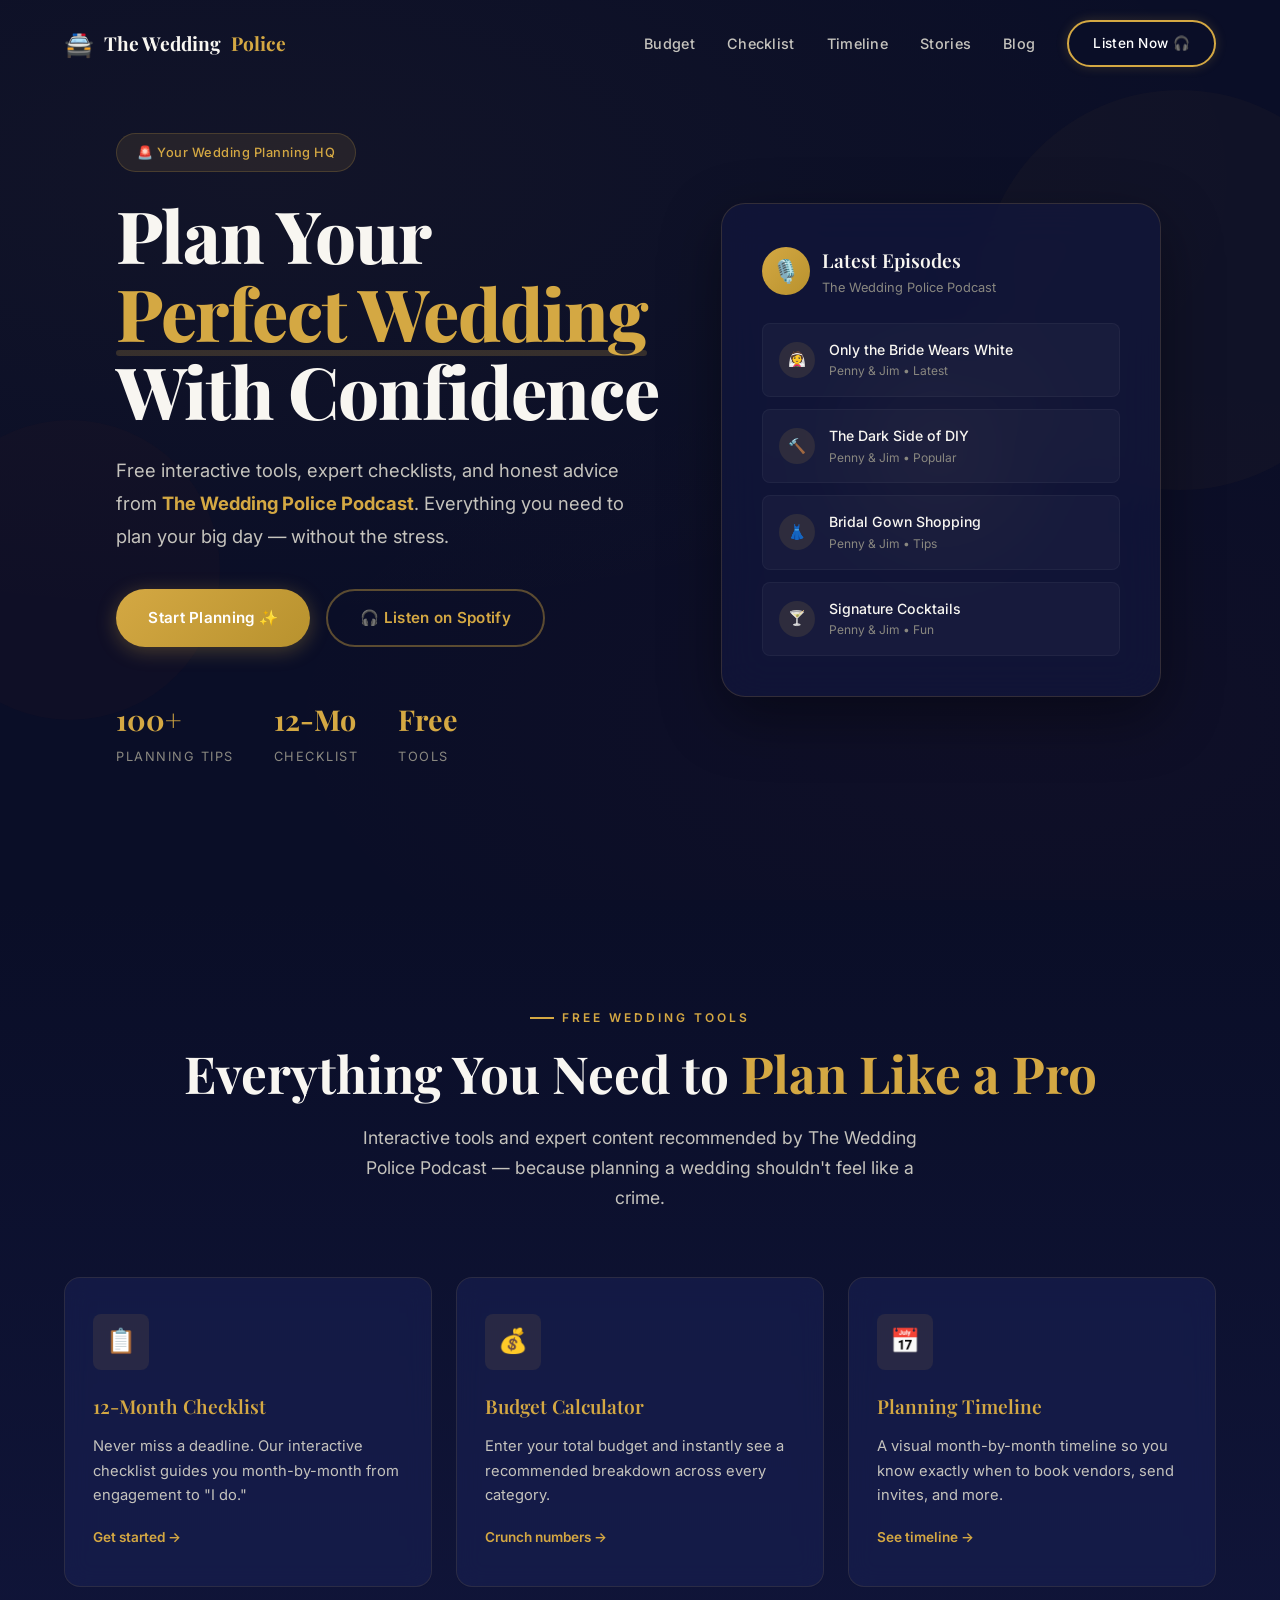
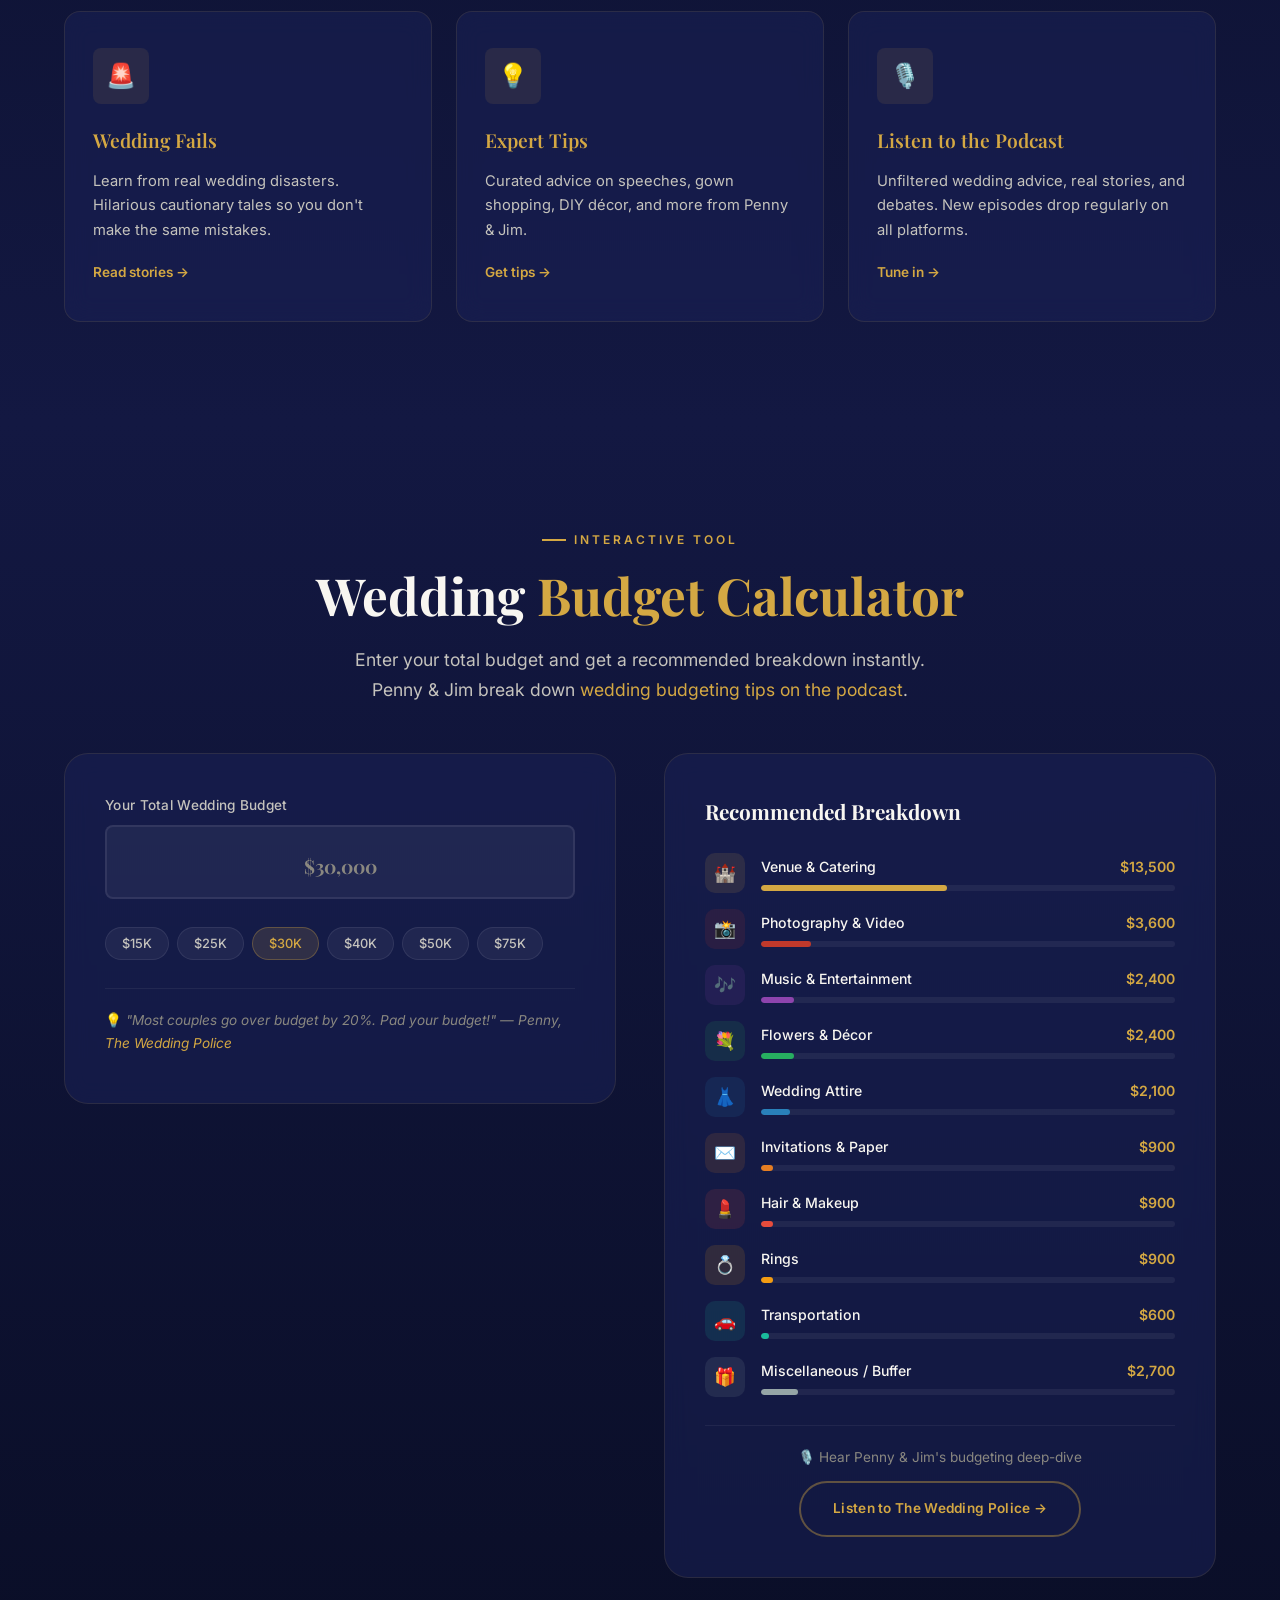
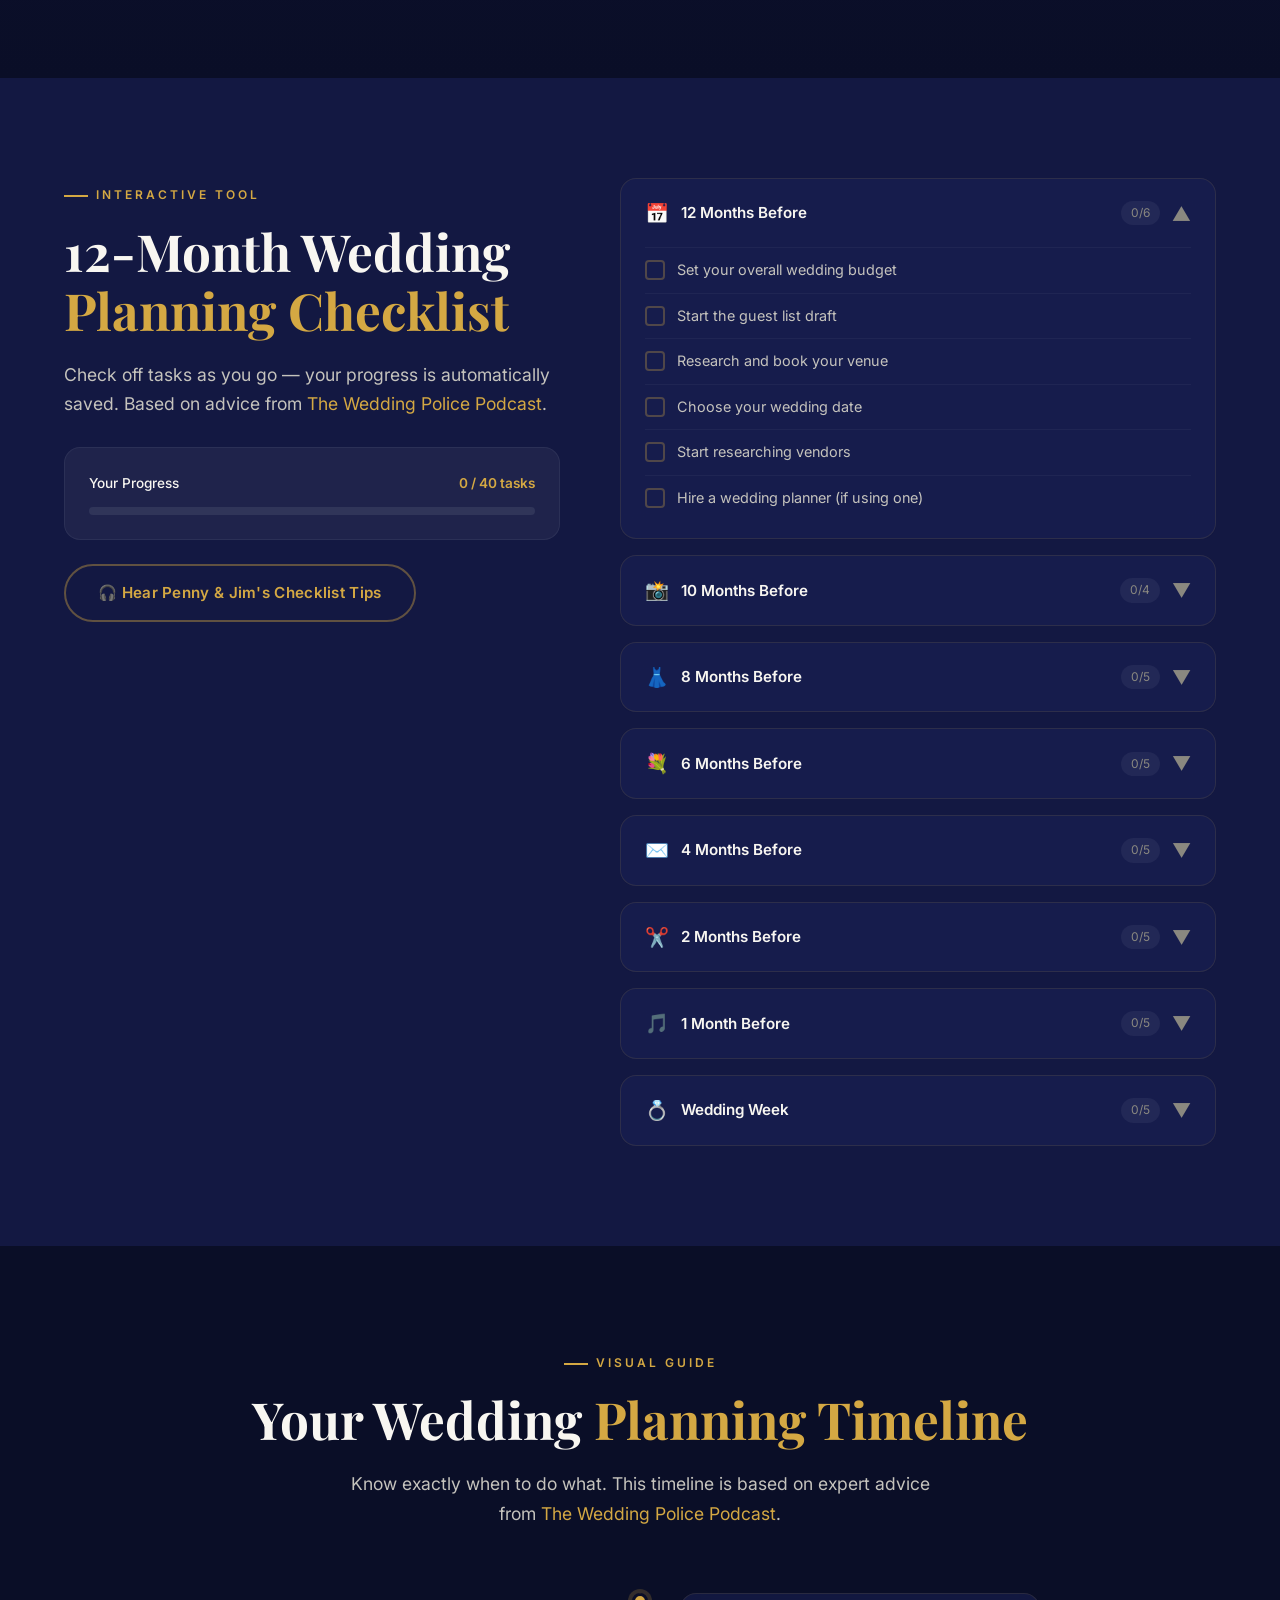
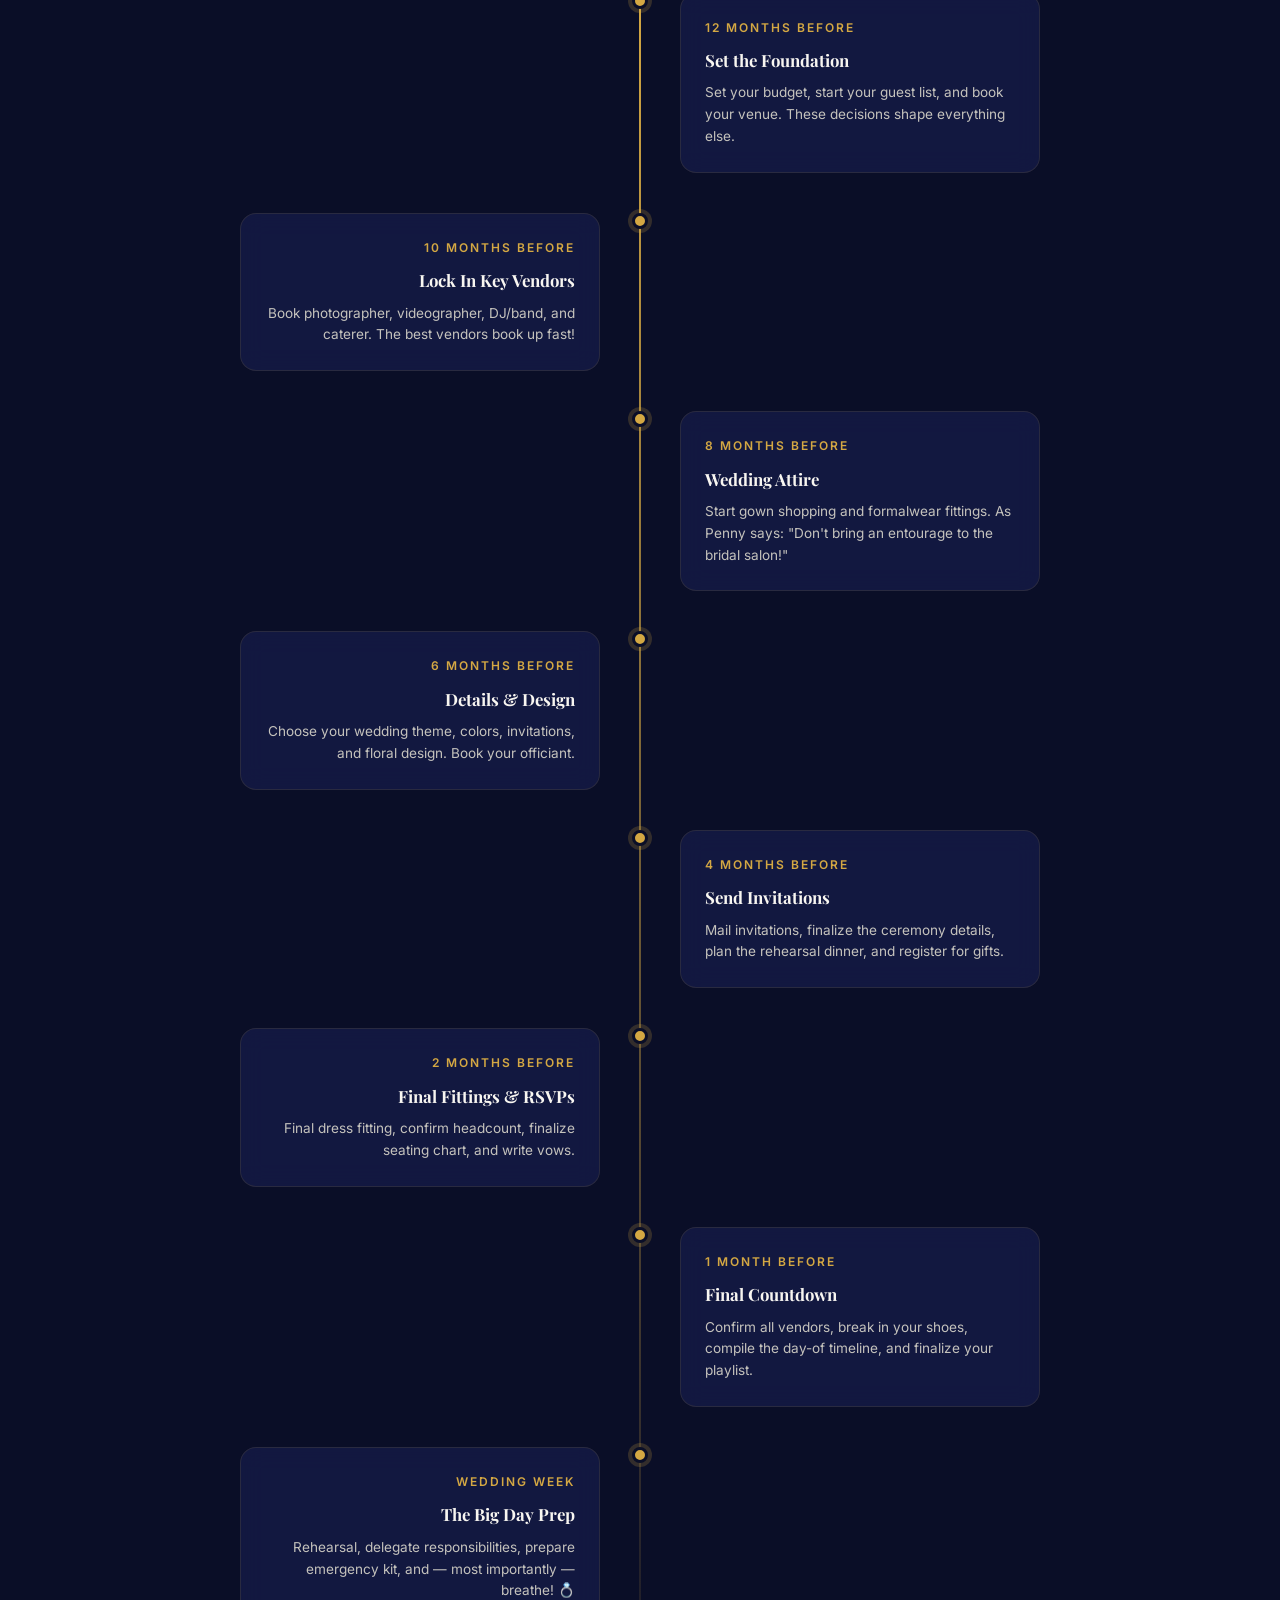
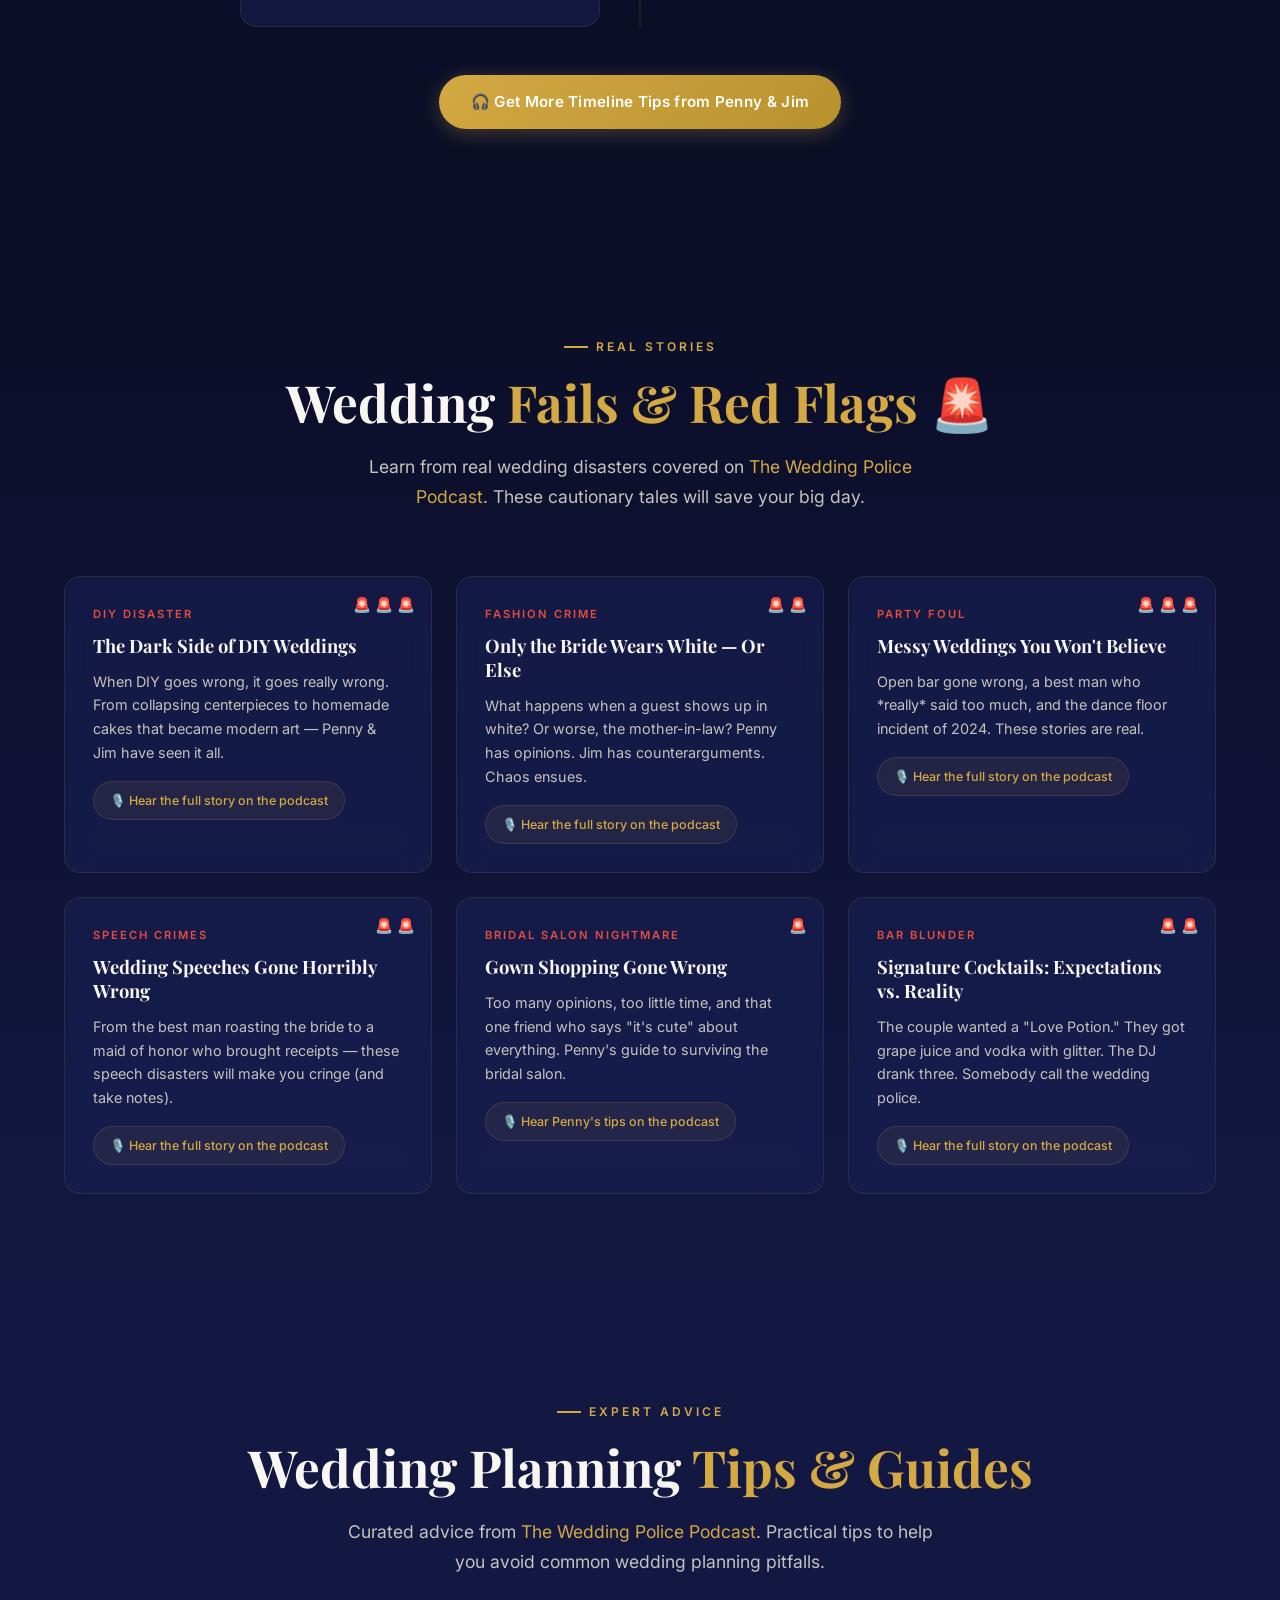
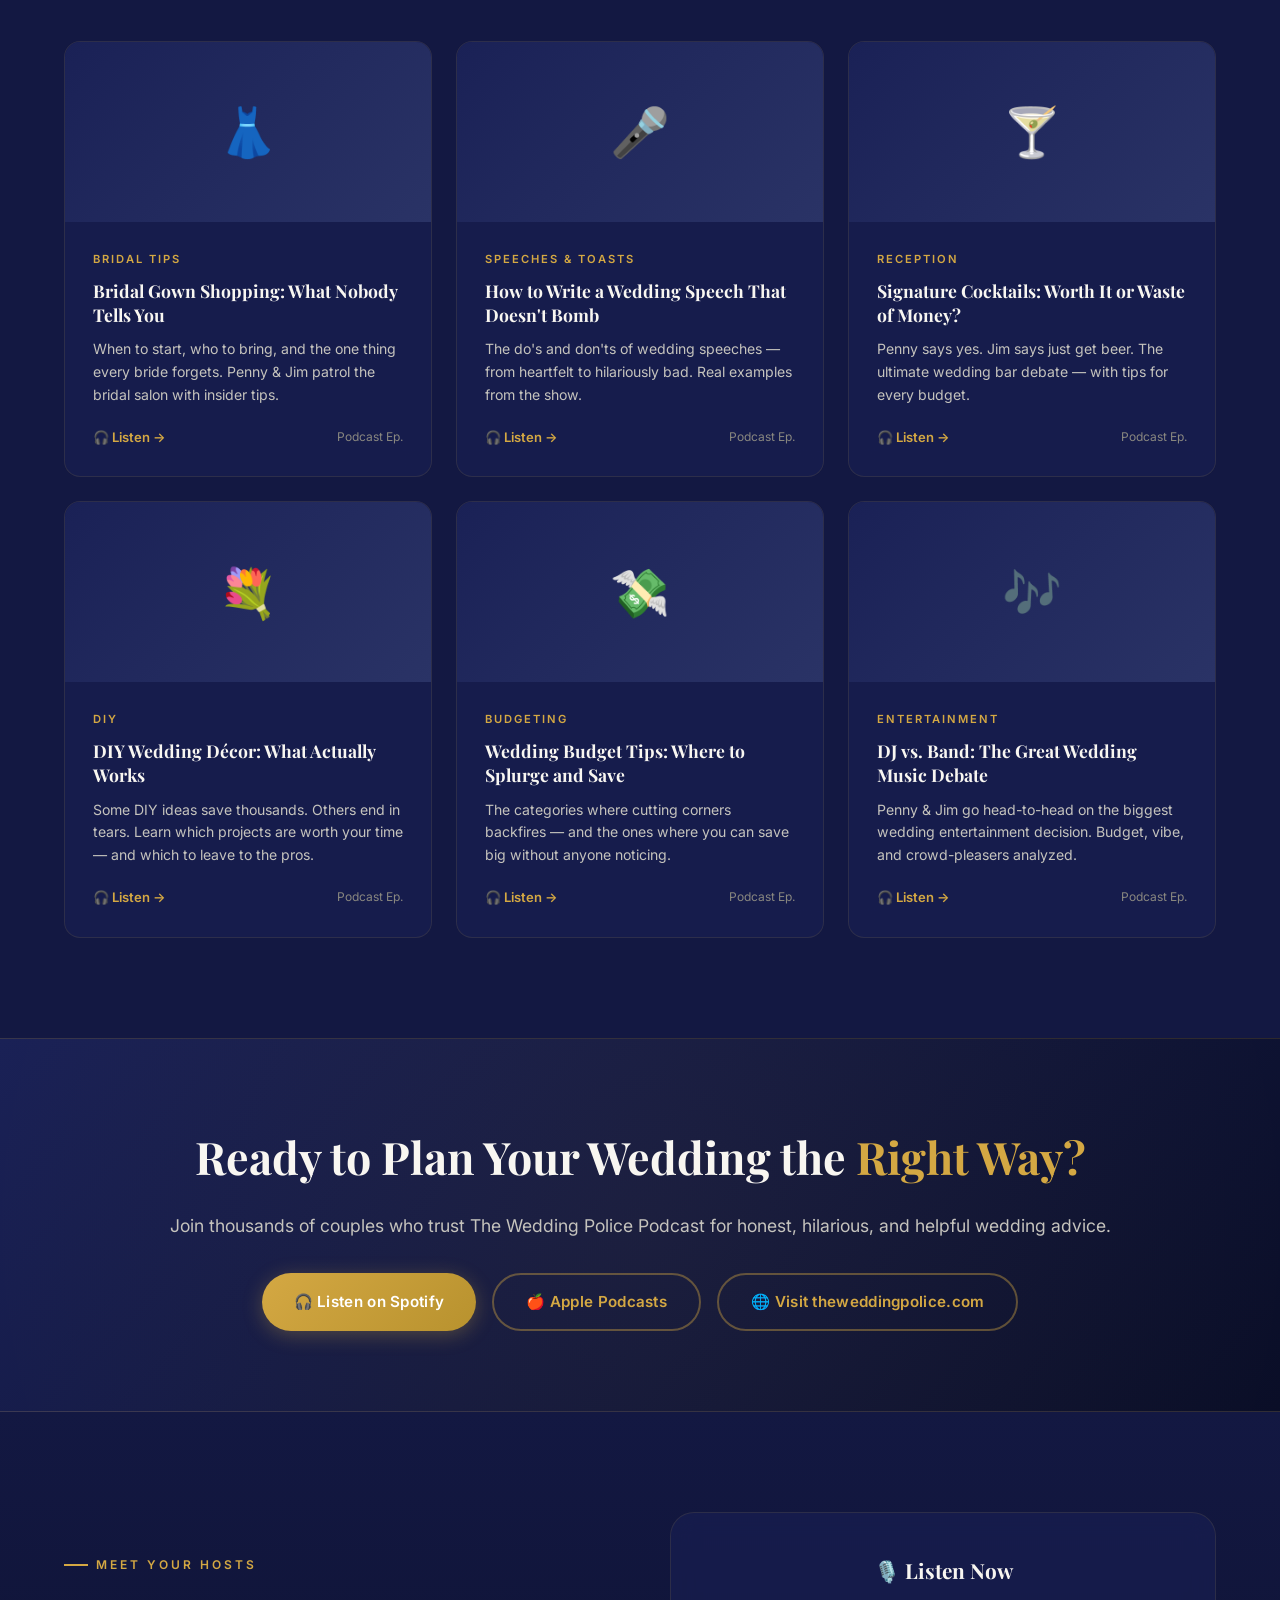
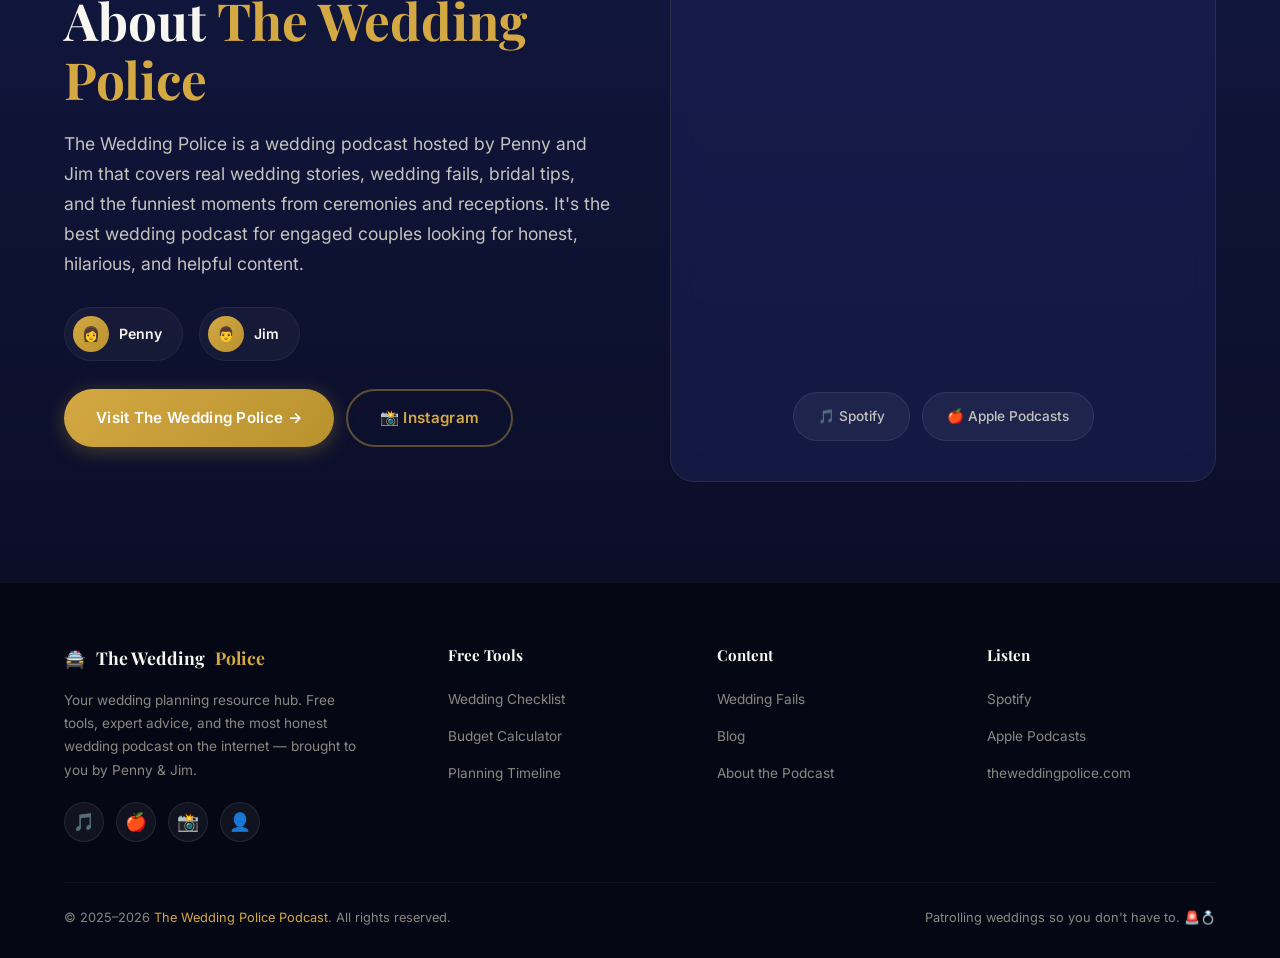
<file: index.html>
<!DOCTYPE html>
<html lang="en">
<head>
  <meta charset="UTF-8">
  <meta name="viewport" content="width=device-width, initial-scale=1.0">
  <title>Wedding Planning Resources | The Wedding Police Podcast</title>
  <meta name="description" content="Free wedding planning checklist, budget calculator, timeline, and expert tips from The Wedding Police Podcast. Plan your perfect wedding with Penny & Jim's honest advice.">
  <meta name="keywords" content="wedding planning checklist, wedding budget calculator, wedding timeline, wedding tips, wedding podcast, wedding fails, bridal advice">

  <!-- Open Graph -->
  <meta property="og:title" content="Wedding Planning Resources | The Wedding Police Podcast">
  <meta property="og:description" content="Free interactive wedding planning tools — checklist, budget calculator, timeline — plus hilarious wedding stories from The Wedding Police Podcast.">
  <meta property="og:type" content="website">
  <meta property="og:url" content="https://pennyhasproblems.com/">

  <!-- Twitter Card -->
  <meta name="twitter:card" content="summary_large_image">
  <meta name="twitter:title" content="Wedding Planning Resources | The Wedding Police Podcast">
  <meta name="twitter:description" content="Free interactive wedding planning tools and expert advice from The Wedding Police Podcast.">

  <!-- Fonts -->
  <link rel="preconnect" href="https://fonts.googleapis.com">
  <link rel="preconnect" href="https://fonts.gstatic.com" crossorigin>
  <link href="https://fonts.googleapis.com/css2?family=Inter:wght@400;500;600;700&family=Playfair+Display:wght@600;700;800&display=swap" rel="stylesheet">

  <link rel="canonical" href="https://pennyhasproblems.com/">
  <link rel="stylesheet" href="styles.css">

  <!-- Structured Data -->
  <script type="application/ld+json">
  {
    "@context": "https://schema.org",
    "@type": "WebSite",
    "name": "The Wedding Police - Wedding Planning Resources",
    "url": "https://theweddingpolice.com",
    "description": "Free wedding planning checklist, budget calculator, and expert tips from The Wedding Police Podcast.",
    "publisher": {
      "@type": "Organization",
      "name": "The Wedding Police Podcast"
    }
  }
  </script>
  <script type="application/ld+json">
  {
    "@context": "https://schema.org",
    "@type": "FAQPage",
    "mainEntity": [
      {
        "@type": "Question",
        "name": "What is a good wedding budget breakdown?",
        "acceptedAnswer": {
          "@type": "Answer",
          "text": "A typical wedding budget breakdown allocates 40-50% to venue and catering, 10-15% to photography/videography, 8-10% to music and entertainment, 8-10% to flowers and decor, 5-8% to wedding attire, and the remainder to other items. Use our free budget calculator to get personalized recommendations."
        }
      },
      {
        "@type": "Question",
        "name": "When should I start planning my wedding?",
        "acceptedAnswer": {
          "@type": "Answer",
          "text": "Ideally, start planning 12 months before your wedding date. Begin by setting a budget, choosing your venue, and booking in-demand vendors like photographers and DJs early. Use our 12-month wedding planning checklist for a complete timeline."
        }
      },
      {
        "@type": "Question",
        "name": "What are common wedding planning mistakes?",
        "acceptedAnswer": {
          "@type": "Answer",
          "text": "Common mistakes include not setting a realistic budget, booking vendors without reading reviews, skipping the wedding day timeline, over-inviting guests, and neglecting to have a backup plan for outdoor weddings. Listen to The Wedding Police Podcast for real stories about wedding disasters and how to avoid them."
        }
      }
    ]
  }
  </script>
</head>
<body>

  <!-- Background Effects -->
  <div class="bg-gradient"></div>
  <div class="floating-badge floating-badge-1"></div>
  <div class="floating-badge floating-badge-2"></div>

  <!-- ===== NAVIGATION ===== -->
  <nav class="navbar" id="navbar">
    <div class="nav-inner">
      <a href="#" class="nav-logo">
        <span class="badge-icon">🚔</span>
        The Wedding <span>Police</span>
      </a>
      <ul class="nav-links" id="navLinks">
        <li><a href="#budget">Budget</a></li>
        <li><a href="#checklist">Checklist</a></li>
        <li><a href="#timeline">Timeline</a></li>
        <li><a href="#stories">Stories</a></li>
        <li><a href="blog.html">Blog</a></li>
        <li><a href="https://theweddingpolice.com" target="_blank" rel="noopener" class="btn btn-primary nav-cta">Listen Now 🎧</a></li>
      </ul>
      <button class="mobile-toggle" id="mobileToggle" aria-label="Toggle menu">
        <span></span><span></span><span></span>
      </button>
    </div>
  </nav>

  <!-- ===== HERO ===== -->
  <section class="hero section" id="hero">
    <div class="container">
      <div class="hero-grid">
        <div class="hero-content">
          <div class="hero-badge">🚨 Your Wedding Planning HQ</div>
          <h1 class="hero-title">
            <span class="line">Plan Your</span>
            <span class="line"><span class="gold-underline">Perfect Wedding</span></span>
            <span class="line">With Confidence</span>
          </h1>
          <p class="hero-description">
            Free interactive tools, expert checklists, and honest advice from
            <a href="https://theweddingpolice.com" target="_blank" rel="noopener"><strong>The Wedding Police Podcast</strong></a>.
            Everything you need to plan your big day — without the stress.
          </p>
          <div class="hero-actions">
            <a href="#checklist" class="btn btn-primary">Start Planning ✨</a>
            <a href="https://open.spotify.com/show/00XbQ3oSRLm3CeETc8bwdl?si=3c8f1c12da294a24" target="_blank" rel="noopener" class="btn btn-outline">🎧 Listen on Spotify</a>
          </div>
          <div class="hero-stats">
            <div class="hero-stat">
              <div class="hero-stat-number">100+</div>
              <div class="hero-stat-label">Planning Tips</div>
            </div>
            <div class="hero-stat">
              <div class="hero-stat-number">12-Mo</div>
              <div class="hero-stat-label">Checklist</div>
            </div>
            <div class="hero-stat">
              <div class="hero-stat-number">Free</div>
              <div class="hero-stat-label">Tools</div>
            </div>
          </div>
        </div>
        <div class="hero-visual">
          <div class="hero-glow"></div>
          <div class="hero-card">
            <div class="hero-card-header">
              <div class="hero-card-badge">🎙️</div>
              <div>
                <div class="hero-card-title">Latest Episodes</div>
                <div class="hero-card-sub">The Wedding Police Podcast</div>
              </div>
            </div>
            <ul class="hero-episode-list">
              <li class="hero-episode-item">
                <div class="episode-icon">👰</div>
                <div class="episode-info">
                  <div class="episode-name">Only the Bride Wears White</div>
                  <div class="episode-meta">Penny & Jim • Latest</div>
                </div>
              </li>
              <li class="hero-episode-item">
                <div class="episode-icon">🔨</div>
                <div class="episode-info">
                  <div class="episode-name">The Dark Side of DIY</div>
                  <div class="episode-meta">Penny & Jim • Popular</div>
                </div>
              </li>
              <li class="hero-episode-item">
                <div class="episode-icon">👗</div>
                <div class="episode-info">
                  <div class="episode-name">Bridal Gown Shopping</div>
                  <div class="episode-meta">Penny & Jim • Tips</div>
                </div>
              </li>
              <li class="hero-episode-item">
                <div class="episode-icon">🍸</div>
                <div class="episode-info">
                  <div class="episode-name">Signature Cocktails</div>
                  <div class="episode-meta">Penny & Jim • Fun</div>
                </div>
              </li>
            </ul>
          </div>
        </div>
      </div>
    </div>
  </section>

  <!-- ===== FEATURES OVERVIEW ===== -->
  <section class="features section" id="features">
    <div class="container">
      <div class="features-header reveal">
        <div class="section-label">Free Wedding Tools</div>
        <h2 class="section-title">Everything You Need to <span class="gold-text">Plan Like a Pro</span></h2>
        <p class="section-subtitle">Interactive tools and expert content recommended by The Wedding Police Podcast — because planning a wedding shouldn't feel like a crime.</p>
      </div>
      <div class="features-grid">
        <a href="#checklist" class="feature-card reveal reveal-delay-1">
          <div class="feature-icon">📋</div>
          <h3>12-Month Checklist</h3>
          <p>Never miss a deadline. Our interactive checklist guides you month-by-month from engagement to "I do."</p>
          <span class="feature-link">Get started →</span>
        </a>
        <a href="#budget" class="feature-card reveal reveal-delay-2">
          <div class="feature-icon">💰</div>
          <h3>Budget Calculator</h3>
          <p>Enter your total budget and instantly see a recommended breakdown across every category.</p>
          <span class="feature-link">Crunch numbers →</span>
        </a>
        <a href="#timeline" class="feature-card reveal reveal-delay-3">
          <div class="feature-icon">📅</div>
          <h3>Planning Timeline</h3>
          <p>A visual month-by-month timeline so you know exactly when to book vendors, send invites, and more.</p>
          <span class="feature-link">See timeline →</span>
        </a>
        <a href="#stories" class="feature-card reveal reveal-delay-1">
          <div class="feature-icon">🚨</div>
          <h3>Wedding Fails</h3>
          <p>Learn from real wedding disasters. Hilarious cautionary tales so you don't make the same mistakes.</p>
          <span class="feature-link">Read stories →</span>
        </a>
        <a href="#tips" class="feature-card reveal reveal-delay-2">
          <div class="feature-icon">💡</div>
          <h3>Expert Tips</h3>
          <p>Curated advice on speeches, gown shopping, DIY décor, and more from Penny & Jim.</p>
          <span class="feature-link">Get tips →</span>
        </a>
        <a href="#about" class="feature-card reveal reveal-delay-3">
          <div class="feature-icon">🎙️</div>
          <h3>Listen to the Podcast</h3>
          <p>Unfiltered wedding advice, real stories, and debates. New episodes drop regularly on all platforms.</p>
          <span class="feature-link">Tune in →</span>
        </a>
      </div>
    </div>
  </section>

  <!-- ===== BUDGET CALCULATOR ===== -->
  <section class="budget-section section" id="budget">
    <div class="container">
      <div class="reveal" style="text-align:center; margin-bottom: 48px;">
        <div class="section-label">Interactive Tool</div>
        <h2 class="section-title">Wedding <span class="gold-text">Budget Calculator</span></h2>
        <p class="section-subtitle" style="margin: 0 auto;">Enter your total budget and get a recommended breakdown instantly. Penny & Jim break down <a href="https://theweddingpolice.com" target="_blank" rel="noopener">wedding budgeting tips on the podcast</a>.</p>
      </div>
      <div class="budget-layout">
        <div class="budget-input-card reveal">
          <div class="budget-input-group">
            <label class="budget-label" for="budgetInput">Your Total Wedding Budget</label>
            <input type="text" class="budget-input" id="budgetInput" placeholder="$30,000" inputmode="numeric">
          </div>
          <div class="budget-presets" id="budgetPresets">
            <button class="preset-btn" data-amount="15000">$15K</button>
            <button class="preset-btn" data-amount="25000">$25K</button>
            <button class="preset-btn active" data-amount="30000">$30K</button>
            <button class="preset-btn" data-amount="40000">$40K</button>
            <button class="preset-btn" data-amount="50000">$50K</button>
            <button class="preset-btn" data-amount="75000">$75K</button>
          </div>
          <div style="margin-top: 28px; padding-top: 20px; border-top: 1px solid rgba(255,255,255,0.06);">
            <p style="font-size: 0.85rem; color: var(--gray); margin-bottom: 8px;">💡 <em>"Most couples go over budget by 20%. Pad your budget!" — Penny, <a href="https://theweddingpolice.com" target="_blank" rel="noopener" style="color: var(--gold);">The Wedding Police</a></em></p>
          </div>
        </div>
        <div class="budget-results reveal reveal-delay-1" id="budgetResults">
          <h3>Recommended Breakdown</h3>
          <div class="budget-breakdown" id="budgetBreakdown">
            <!-- Built by JavaScript -->
          </div>
          <div class="budget-cta">
            <p>🎙️ Hear Penny & Jim's budgeting deep-dive</p>
            <a href="https://theweddingpolice.com" target="_blank" rel="noopener" class="btn btn-outline" style="font-size: 0.85rem;">Listen to The Wedding Police →</a>
          </div>
        </div>
      </div>
    </div>
  </section>

  <!-- ===== INTERACTIVE CHECKLIST ===== -->
  <section class="checklist-section section" id="checklist">
    <div class="container">
      <div class="checklist-layout">
        <div class="checklist-info reveal">
          <div class="section-label">Interactive Tool</div>
          <h2 class="section-title">12-Month Wedding <span class="gold-text">Planning Checklist</span></h2>
          <p class="section-subtitle">Check off tasks as you go — your progress is automatically saved. Based on advice from <a href="https://theweddingpolice.com" target="_blank" rel="noopener">The Wedding Police Podcast</a>.</p>
          <div class="checklist-progress">
            <div class="progress-header">
              <span class="progress-label">Your Progress</span>
              <span class="progress-count" id="progressCount">0 / 40 tasks</span>
            </div>
            <div class="progress-bar">
              <div class="progress-fill" id="progressFill"></div>
            </div>
          </div>
          <div style="margin-top: 24px;">
            <a href="https://theweddingpolice.com" target="_blank" rel="noopener" class="btn btn-outline">🎧 Hear Penny & Jim's Checklist Tips</a>
          </div>
        </div>
        <div class="checklist-container" id="checklistContainer">
          <!-- Built by JavaScript -->
        </div>
      </div>
    </div>
  </section>

  <!-- ===== TIMELINE ===== -->
  <section class="timeline-section section" id="timeline">
    <div class="container">
      <div class="timeline-header reveal">
        <div class="section-label">Visual Guide</div>
        <h2 class="section-title">Your Wedding <span class="gold-text">Planning Timeline</span></h2>
        <p class="section-subtitle">Know exactly when to do what. This timeline is based on expert advice from <a href="https://theweddingpolice.com" target="_blank" rel="noopener">The Wedding Police Podcast</a>.</p>
      </div>
      <div class="timeline-wrapper">
        <div class="timeline-line"></div>

        <div class="timeline-item reveal">
          <div class="timeline-dot"></div>
          <div class="timeline-content">
            <div class="timeline-month-label">12 Months Before</div>
            <h4>Set the Foundation</h4>
            <p>Set your budget, start your guest list, and book your venue. These decisions shape everything else.</p>
          </div>
        </div>

        <div class="timeline-item reveal">
          <div class="timeline-dot"></div>
          <div class="timeline-content">
            <div class="timeline-month-label">10 Months Before</div>
            <h4>Lock In Key Vendors</h4>
            <p>Book photographer, videographer, DJ/band, and caterer. The best vendors book up fast!</p>
          </div>
        </div>

        <div class="timeline-item reveal">
          <div class="timeline-dot"></div>
          <div class="timeline-content">
            <div class="timeline-month-label">8 Months Before</div>
            <h4>Wedding Attire</h4>
            <p>Start gown shopping and formalwear fittings. As Penny says: "Don't bring an entourage to the bridal salon!"</p>
          </div>
        </div>

        <div class="timeline-item reveal">
          <div class="timeline-dot"></div>
          <div class="timeline-content">
            <div class="timeline-month-label">6 Months Before</div>
            <h4>Details & Design</h4>
            <p>Choose your wedding theme, colors, invitations, and floral design. Book your officiant.</p>
          </div>
        </div>

        <div class="timeline-item reveal">
          <div class="timeline-dot"></div>
          <div class="timeline-content">
            <div class="timeline-month-label">4 Months Before</div>
            <h4>Send Invitations</h4>
            <p>Mail invitations, finalize the ceremony details, plan the rehearsal dinner, and register for gifts.</p>
          </div>
        </div>

        <div class="timeline-item reveal">
          <div class="timeline-dot"></div>
          <div class="timeline-content">
            <div class="timeline-month-label">2 Months Before</div>
            <h4>Final Fittings & RSVPs</h4>
            <p>Final dress fitting, confirm headcount, finalize seating chart, and write vows.</p>
          </div>
        </div>

        <div class="timeline-item reveal">
          <div class="timeline-dot"></div>
          <div class="timeline-content">
            <div class="timeline-month-label">1 Month Before</div>
            <h4>Final Countdown</h4>
            <p>Confirm all vendors, break in your shoes, compile the day-of timeline, and finalize your playlist.</p>
          </div>
        </div>

        <div class="timeline-item reveal">
          <div class="timeline-dot"></div>
          <div class="timeline-content">
            <div class="timeline-month-label">Wedding Week</div>
            <h4>The Big Day Prep</h4>
            <p>Rehearsal, delegate responsibilities, prepare emergency kit, and — most importantly — breathe! 💍</p>
          </div>
        </div>
      </div>
      <div style="text-align: center; margin-top: 48px;" class="reveal">
        <a href="https://theweddingpolice.com" target="_blank" rel="noopener" class="btn btn-primary">🎧 Get More Timeline Tips from Penny & Jim</a>
      </div>
    </div>
  </section>

  <!-- ===== WEDDING FAILS ===== -->
  <section class="fails-section section" id="stories">
    <div class="container">
      <div class="fails-header reveal">
        <div class="section-label">Real Stories</div>
        <h2 class="section-title">Wedding <span class="gold-text">Fails & Red Flags</span> 🚨</h2>
        <p class="section-subtitle">Learn from real wedding disasters covered on <a href="https://theweddingpolice.com" target="_blank" rel="noopener">The Wedding Police Podcast</a>. These cautionary tales will save your big day.</p>
      </div>
      <div class="fails-grid">
        <div class="fail-card reveal reveal-delay-1">
          <div class="fail-severity"><span class="siren">🚨</span><span class="siren">🚨</span><span class="siren">🚨</span></div>
          <div class="fail-body">
            <div class="fail-category">DIY Disaster</div>
            <h3>The Dark Side of DIY Weddings</h3>
            <p>When DIY goes wrong, it goes really wrong. From collapsing centerpieces to homemade cakes that became modern art — Penny & Jim have seen it all.</p>
            <a href="https://theweddingpolice.com" target="_blank" rel="noopener" class="fail-episode">🎙️ Hear the full story on the podcast</a>
          </div>
        </div>
        <div class="fail-card reveal reveal-delay-2">
          <div class="fail-severity"><span class="siren">🚨</span><span class="siren">🚨</span></div>
          <div class="fail-body">
            <div class="fail-category">Fashion Crime</div>
            <h3>Only the Bride Wears White — Or Else</h3>
            <p>What happens when a guest shows up in white? Or worse, the mother-in-law? Penny has opinions. Jim has counterarguments. Chaos ensues.</p>
            <a href="https://theweddingpolice.com" target="_blank" rel="noopener" class="fail-episode">🎙️ Hear the full story on the podcast</a>
          </div>
        </div>
        <div class="fail-card reveal reveal-delay-3">
          <div class="fail-severity"><span class="siren">🚨</span><span class="siren">🚨</span><span class="siren">🚨</span></div>
          <div class="fail-body">
            <div class="fail-category">Party Foul</div>
            <h3>Messy Weddings You Won't Believe</h3>
            <p>Open bar gone wrong, a best man who *really* said too much, and the dance floor incident of 2024. These stories are real.</p>
            <a href="https://theweddingpolice.com" target="_blank" rel="noopener" class="fail-episode">🎙️ Hear the full story on the podcast</a>
          </div>
        </div>
        <div class="fail-card reveal reveal-delay-1">
          <div class="fail-severity"><span class="siren">🚨</span><span class="siren">🚨</span></div>
          <div class="fail-body">
            <div class="fail-category">Speech Crimes</div>
            <h3>Wedding Speeches Gone Horribly Wrong</h3>
            <p>From the best man roasting the bride to a maid of honor who brought receipts — these speech disasters will make you cringe (and take notes).</p>
            <a href="https://theweddingpolice.com" target="_blank" rel="noopener" class="fail-episode">🎙️ Hear the full story on the podcast</a>
          </div>
        </div>
        <div class="fail-card reveal reveal-delay-2">
          <div class="fail-severity"><span class="siren">🚨</span></div>
          <div class="fail-body">
            <div class="fail-category">Bridal Salon Nightmare</div>
            <h3>Gown Shopping Gone Wrong</h3>
            <p>Too many opinions, too little time, and that one friend who says "it's cute" about everything. Penny's guide to surviving the bridal salon.</p>
            <a href="https://theweddingpolice.com" target="_blank" rel="noopener" class="fail-episode">🎙️ Hear Penny's tips on the podcast</a>
          </div>
        </div>
        <div class="fail-card reveal reveal-delay-3">
          <div class="fail-severity"><span class="siren">🚨</span><span class="siren">🚨</span></div>
          <div class="fail-body">
            <div class="fail-category">Bar Blunder</div>
            <h3>Signature Cocktails: Expectations vs. Reality</h3>
            <p>The couple wanted a "Love Potion." They got grape juice and vodka with glitter. The DJ drank three. Somebody call the wedding police.</p>
            <a href="https://theweddingpolice.com" target="_blank" rel="noopener" class="fail-episode">🎙️ Hear the full story on the podcast</a>
          </div>
        </div>
      </div>
    </div>
  </section>

  <!-- ===== ARTICLES / TIPS ===== -->
  <section class="articles-section section" id="tips">
    <div class="container">
      <div class="articles-header reveal">
        <div class="section-label">Expert Advice</div>
        <h2 class="section-title">Wedding Planning <span class="gold-text">Tips & Guides</span></h2>
        <p class="section-subtitle">Curated advice from <a href="https://theweddingpolice.com" target="_blank" rel="noopener">The Wedding Police Podcast</a>. Practical tips to help you avoid common wedding planning pitfalls.</p>
      </div>
      <div class="articles-grid">
        <div class="article-card reveal reveal-delay-1">
          <div class="article-img">
            <div class="article-img-placeholder" style="background: linear-gradient(135deg, #1a2156, #2a3366);" role="img" aria-label="Bridal gown shopping tips">👗</div>
          </div>
          <div class="article-body">
            <div class="article-tag">Bridal Tips</div>
            <h3>Bridal Gown Shopping: What Nobody Tells You</h3>
            <p>When to start, who to bring, and the one thing every bride forgets. Penny & Jim patrol the bridal salon with insider tips.</p>
            <div class="article-footer">
              <a href="https://theweddingpolice.com" target="_blank" rel="noopener" class="article-listen">🎧 Listen →</a>
              <span class="article-read-time">Podcast Ep.</span>
            </div>
          </div>
        </div>
        <div class="article-card reveal reveal-delay-2">
          <div class="article-img">
            <div class="article-img-placeholder" style="background: linear-gradient(135deg, #1a2156, #2a3366);" role="img" aria-label="Wedding speech and toast tips">🎤</div>
          </div>
          <div class="article-body">
            <div class="article-tag">Speeches & Toasts</div>
            <h3>How to Write a Wedding Speech That Doesn't Bomb</h3>
            <p>The do's and don'ts of wedding speeches — from heartfelt to hilariously bad. Real examples from the show.</p>
            <div class="article-footer">
              <a href="https://theweddingpolice.com" target="_blank" rel="noopener" class="article-listen">🎧 Listen →</a>
              <span class="article-read-time">Podcast Ep.</span>
            </div>
          </div>
        </div>
        <div class="article-card reveal reveal-delay-3">
          <div class="article-img">
            <div class="article-img-placeholder" style="background: linear-gradient(135deg, #1a2156, #2a3366);" role="img" aria-label="Signature wedding cocktails guide">🍸</div>
          </div>
          <div class="article-body">
            <div class="article-tag">Reception</div>
            <h3>Signature Cocktails: Worth It or Waste of Money?</h3>
            <p>Penny says yes. Jim says just get beer. The ultimate wedding bar debate — with tips for every budget.</p>
            <div class="article-footer">
              <a href="https://theweddingpolice.com" target="_blank" rel="noopener" class="article-listen">🎧 Listen →</a>
              <span class="article-read-time">Podcast Ep.</span>
            </div>
          </div>
        </div>
        <div class="article-card reveal reveal-delay-1">
          <div class="article-img">
            <div class="article-img-placeholder" style="background: linear-gradient(135deg, #1a2156, #2a3366);" role="img" aria-label="DIY wedding décor ideas">💐</div>
          </div>
          <div class="article-body">
            <div class="article-tag">DIY</div>
            <h3>DIY Wedding Décor: What Actually Works</h3>
            <p>Some DIY ideas save thousands. Others end in tears. Learn which projects are worth your time — and which to leave to the pros.</p>
            <div class="article-footer">
              <a href="https://theweddingpolice.com" target="_blank" rel="noopener" class="article-listen">🎧 Listen →</a>
              <span class="article-read-time">Podcast Ep.</span>
            </div>
          </div>
        </div>
        <div class="article-card reveal reveal-delay-2">
          <div class="article-img">
            <div class="article-img-placeholder" style="background: linear-gradient(135deg, #1a2156, #2a3366);" role="img" aria-label="Wedding budget tips">💸</div>
          </div>
          <div class="article-body">
            <div class="article-tag">Budgeting</div>
            <h3>Wedding Budget Tips: Where to Splurge and Save</h3>
            <p>The categories where cutting corners backfires — and the ones where you can save big without anyone noticing.</p>
            <div class="article-footer">
              <a href="https://theweddingpolice.com" target="_blank" rel="noopener" class="article-listen">🎧 Listen →</a>
              <span class="article-read-time">Podcast Ep.</span>
            </div>
          </div>
        </div>
        <div class="article-card reveal reveal-delay-3">
          <div class="article-img">
            <div class="article-img-placeholder" style="background: linear-gradient(135deg, #1a2156, #2a3366);" role="img" aria-label="DJ vs band wedding music debate">🎶</div>
          </div>
          <div class="article-body">
            <div class="article-tag">Entertainment</div>
            <h3>DJ vs. Band: The Great Wedding Music Debate</h3>
            <p>Penny & Jim go head-to-head on the biggest wedding entertainment decision. Budget, vibe, and crowd-pleasers analyzed.</p>
            <div class="article-footer">
              <a href="https://theweddingpolice.com" target="_blank" rel="noopener" class="article-listen">🎧 Listen →</a>
              <span class="article-read-time">Podcast Ep.</span>
            </div>
          </div>
        </div>
      </div>
    </div>
  </section>

  <!-- ===== CTA BANNER ===== -->
  <section class="cta-banner">
    <div class="container reveal">
      <h2>Ready to Plan Your Wedding the <span class="gold-text">Right Way?</span></h2>
      <p>Join thousands of couples who trust The Wedding Police Podcast for honest, hilarious, and helpful wedding advice.</p>
      <div class="cta-actions">
        <a href="https://open.spotify.com/show/00XbQ3oSRLm3CeETc8bwdl?si=3c8f1c12da294a24" target="_blank" rel="noopener" class="btn btn-primary">🎧 Listen on Spotify</a>
        <a href="https://podcasts.apple.com/us/podcast/the-wedding-police/id1875631808" target="_blank" rel="noopener" class="btn btn-outline">🍎 Apple Podcasts</a>
        <a href="https://theweddingpolice.com" target="_blank" rel="noopener" class="btn btn-outline">🌐 Visit theweddingpolice.com</a>
      </div>
    </div>
  </section>

  <!-- ===== ABOUT / PODCAST ===== -->
  <section class="about-section section" id="about">
    <div class="container">
      <div class="about-layout">
        <div class="about-content reveal">
          <div class="section-label">Meet Your Hosts</div>
          <h2 class="section-title">About <span class="gold-text">The Wedding Police</span></h2>
          <p class="section-subtitle">The Wedding Police is a wedding podcast hosted by Penny and Jim that covers real wedding stories, wedding fails, bridal tips, and the funniest moments from ceremonies and receptions. It's the best wedding podcast for engaged couples looking for honest, hilarious, and helpful content.</p>
          <div class="about-hosts">
            <div class="host-badge">
              <div class="host-avatar">👩</div>
              <span class="host-name">Penny</span>
            </div>
            <div class="host-badge">
              <div class="host-avatar">👨</div>
              <span class="host-name">Jim</span>
            </div>
          </div>
          <div style="display: flex; gap: 12px; flex-wrap: wrap;">
            <a href="https://theweddingpolice.com" target="_blank" rel="noopener" class="btn btn-primary">Visit The Wedding Police →</a>
            <a href="https://www.instagram.com/theweddingpolicepodcast/" target="_blank" rel="noopener" class="btn btn-outline">📸 Instagram</a>
          </div>
        </div>
        <div class="about-player reveal reveal-delay-1">
          <h3>🎙️ Listen Now</h3>
          <iframe style="border-radius:12px" src="https://open.spotify.com/embed/show/00XbQ3oSRLm3CeETc8bwdl?utm_source=generator&theme=0" width="100%" height="352" frameBorder="0" allowfullscreen="" allow="autoplay; clipboard-write; encrypted-media; fullscreen; picture-in-picture" loading="lazy" title="The Wedding Police Podcast Spotify Player"></iframe>
          <div class="listen-platforms">
            <a href="https://open.spotify.com/show/00XbQ3oSRLm3CeETc8bwdl?si=3c8f1c12da294a24" target="_blank" rel="noopener" class="platform-link">🎵 Spotify</a>
            <a href="https://podcasts.apple.com/us/podcast/the-wedding-police/id1875631808" target="_blank" rel="noopener" class="platform-link">🍎 Apple Podcasts</a>
          </div>
        </div>
      </div>
    </div>
  </section>

  <!-- ===== FOOTER ===== -->
  <footer class="footer">
    <div class="container">
      <div class="footer-grid">
        <div class="footer-brand">
          <div class="footer-logo">
            <span>🚔</span> The Wedding <span>Police</span>
          </div>
          <p class="footer-desc">Your wedding planning resource hub. Free tools, expert advice, and the most honest wedding podcast on the internet — brought to you by Penny & Jim.</p>
          <div class="footer-socials">
            <a href="https://open.spotify.com/show/00XbQ3oSRLm3CeETc8bwdl?si=3c8f1c12da294a24" target="_blank" rel="noopener" class="social-link" aria-label="Spotify">🎵</a>
            <a href="https://podcasts.apple.com/us/podcast/the-wedding-police/id1875631808" target="_blank" rel="noopener" class="social-link" aria-label="Apple Podcasts">🍎</a>
            <a href="https://www.instagram.com/theweddingpolicepodcast/" target="_blank" rel="noopener" class="social-link" aria-label="Instagram">📸</a>
            <a href="https://www.facebook.com/profile.php?id=61586443233812" target="_blank" rel="noopener" class="social-link" aria-label="Facebook">👤</a>
          </div>
        </div>
        <div class="footer-col">
          <h4>Free Tools</h4>
          <ul class="footer-links">
            <li><a href="#checklist">Wedding Checklist</a></li>
            <li><a href="#budget">Budget Calculator</a></li>
            <li><a href="#timeline">Planning Timeline</a></li>
          </ul>
        </div>
        <div class="footer-col">
          <h4>Content</h4>
          <ul class="footer-links">
            <li><a href="#stories">Wedding Fails</a></li>
            <li><a href="blog.html">Blog</a></li>
            <li><a href="#about">About the Podcast</a></li>
          </ul>
        </div>
        <div class="footer-col">
          <h4>Listen</h4>
          <ul class="footer-links">
            <li><a href="https://open.spotify.com/show/00XbQ3oSRLm3CeETc8bwdl?si=3c8f1c12da294a24" target="_blank" rel="noopener">Spotify</a></li>
            <li><a href="https://podcasts.apple.com/us/podcast/the-wedding-police/id1875631808" target="_blank" rel="noopener">Apple Podcasts</a></li>
            <li><a href="https://theweddingpolice.com" target="_blank" rel="noopener">theweddingpolice.com</a></li>
          </ul>
        </div>
      </div>
      <div class="footer-bottom">
        <p class="footer-copy">© 2025–2026 <a href="https://theweddingpolice.com" target="_blank" rel="noopener">The Wedding Police Podcast</a>. All rights reserved.</p>
        <p class="footer-tagline">Patrolling weddings so you don't have to. 🚨💍</p>
      </div>
    </div>
  </footer>

  <script src="script.js"></script>
</body>
</html>
</file>
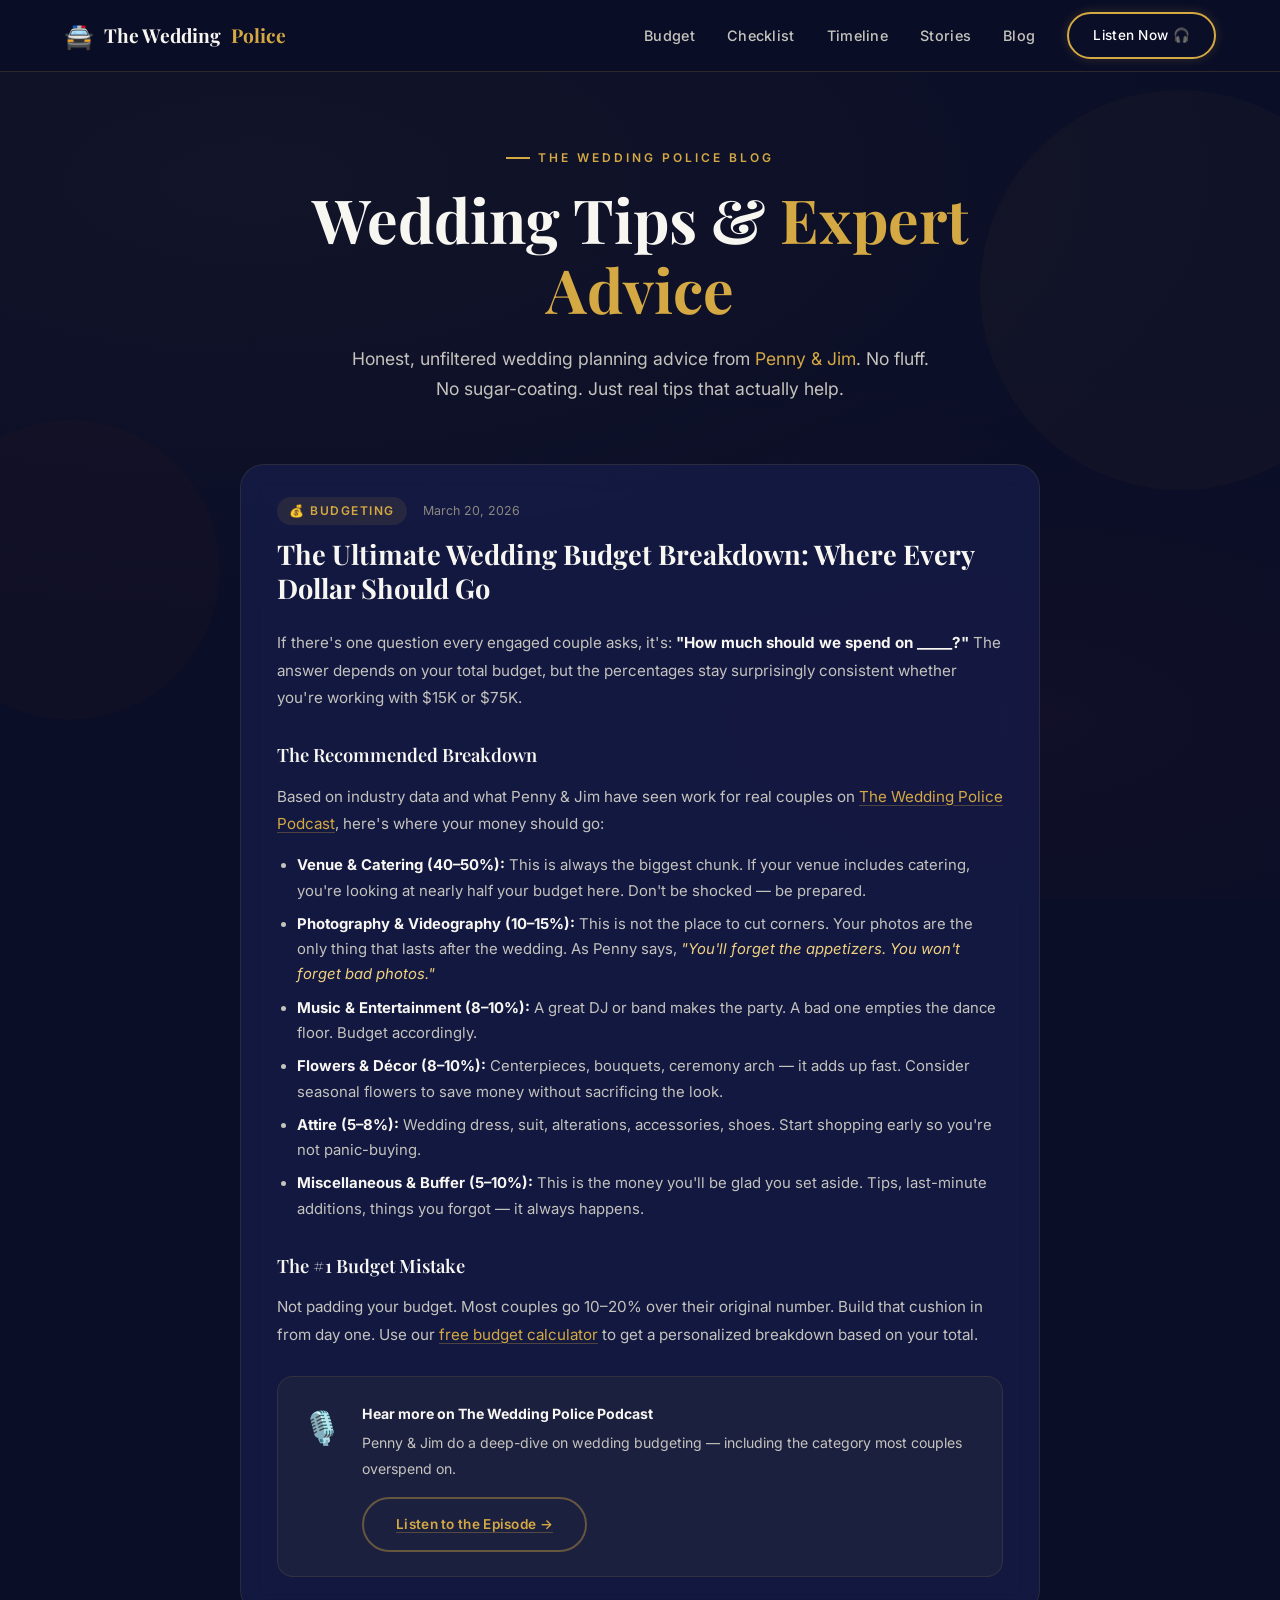
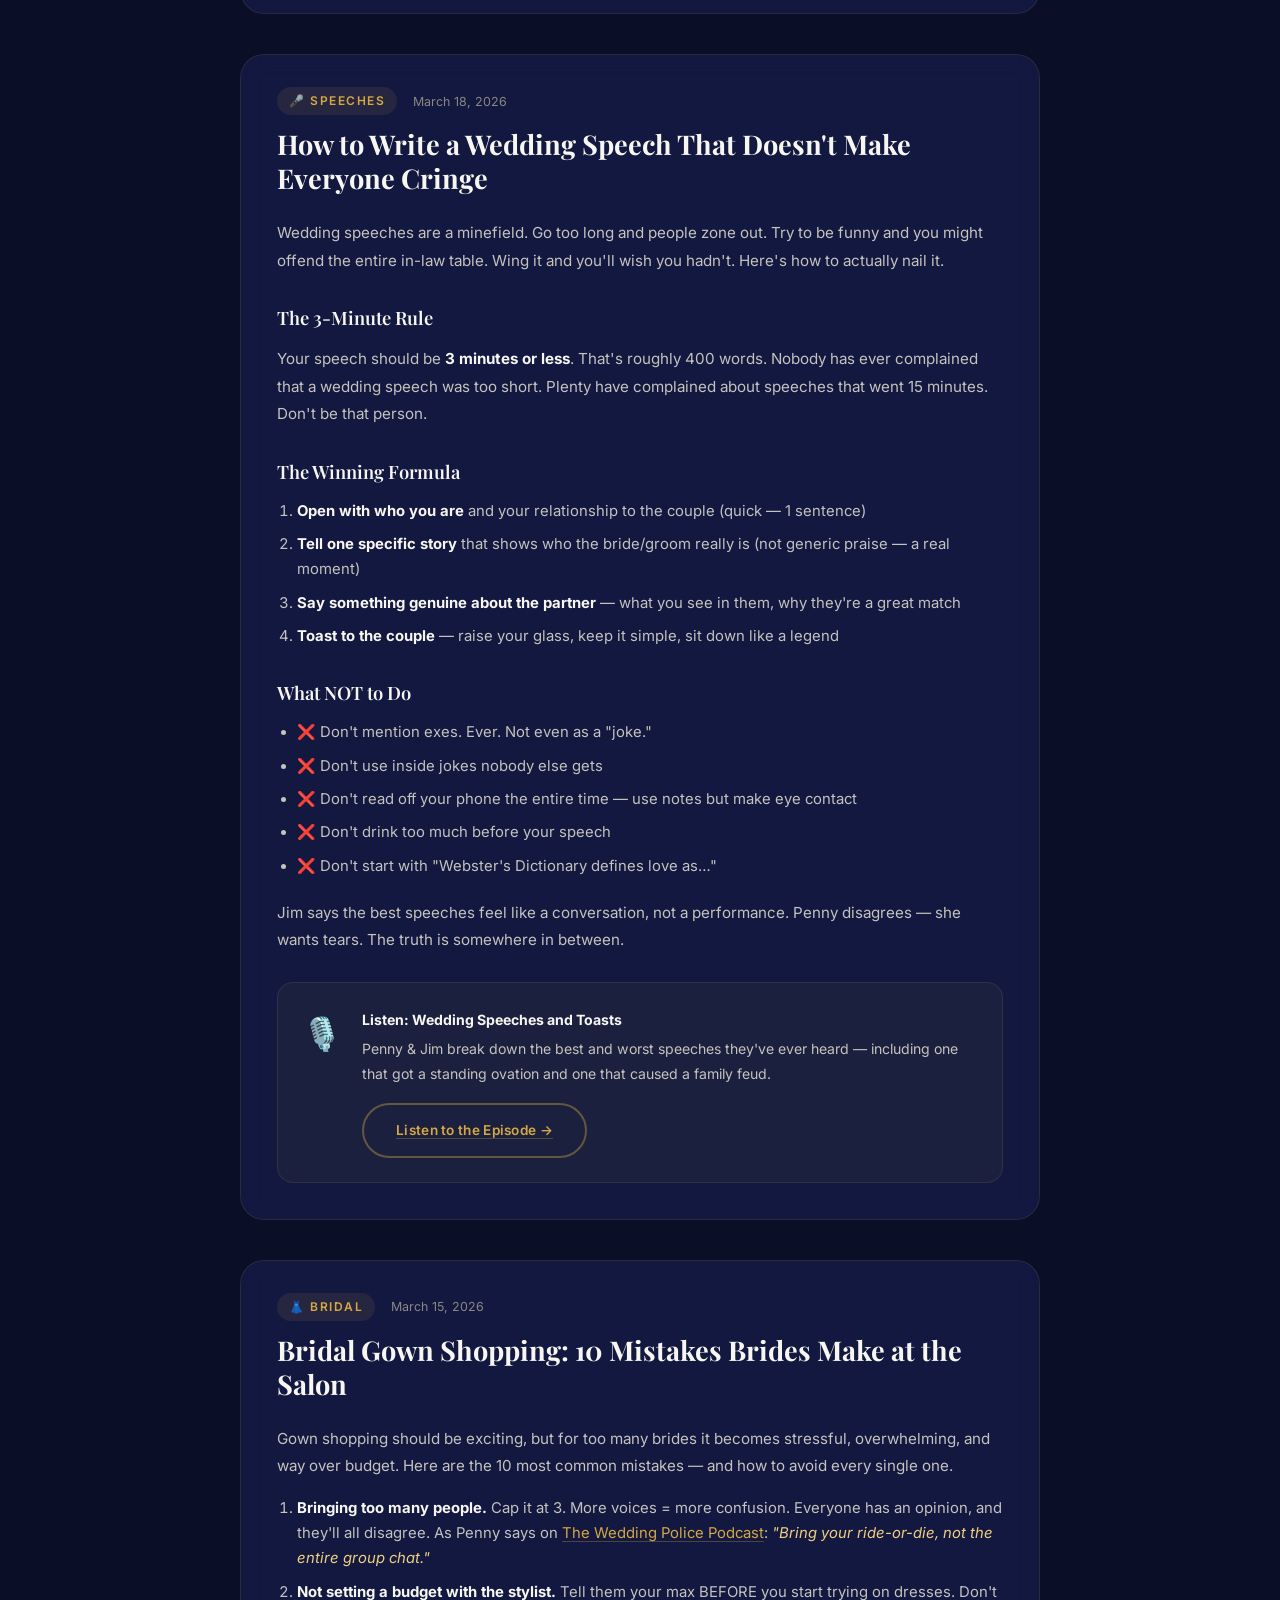
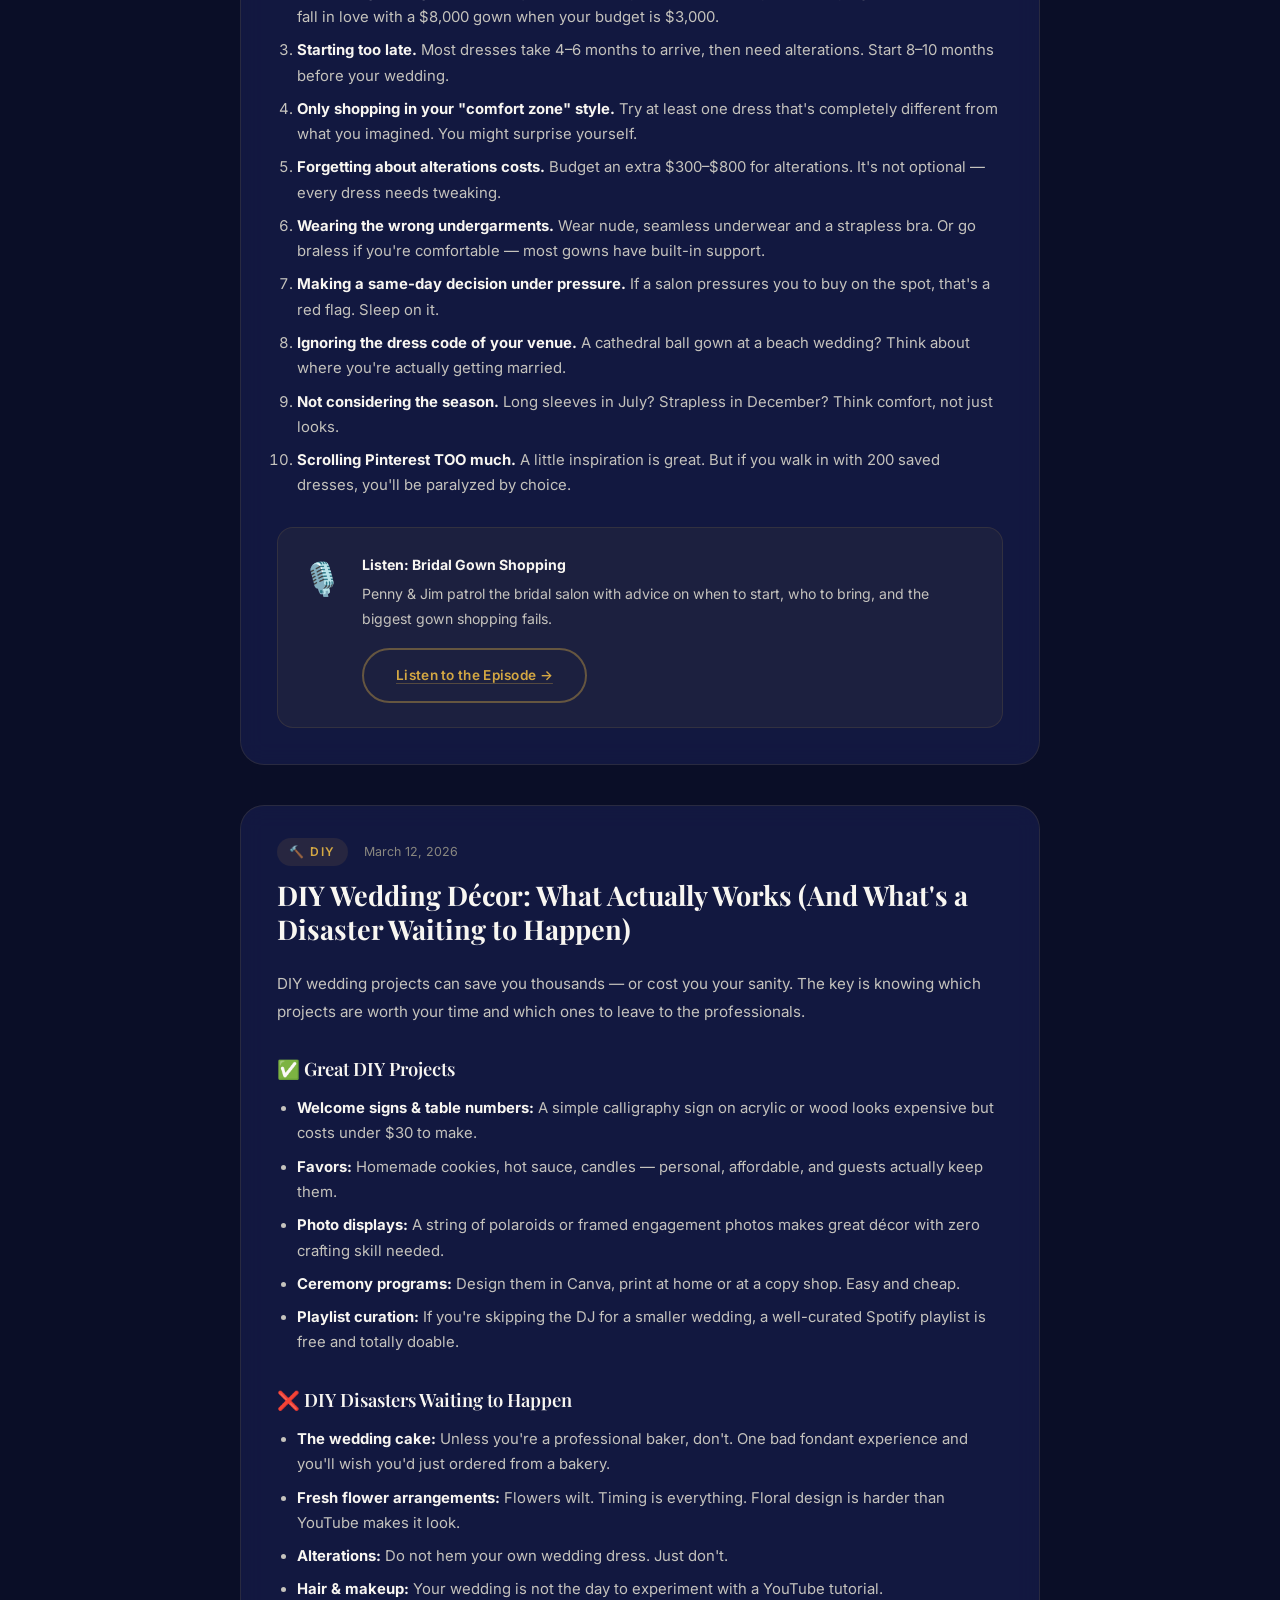
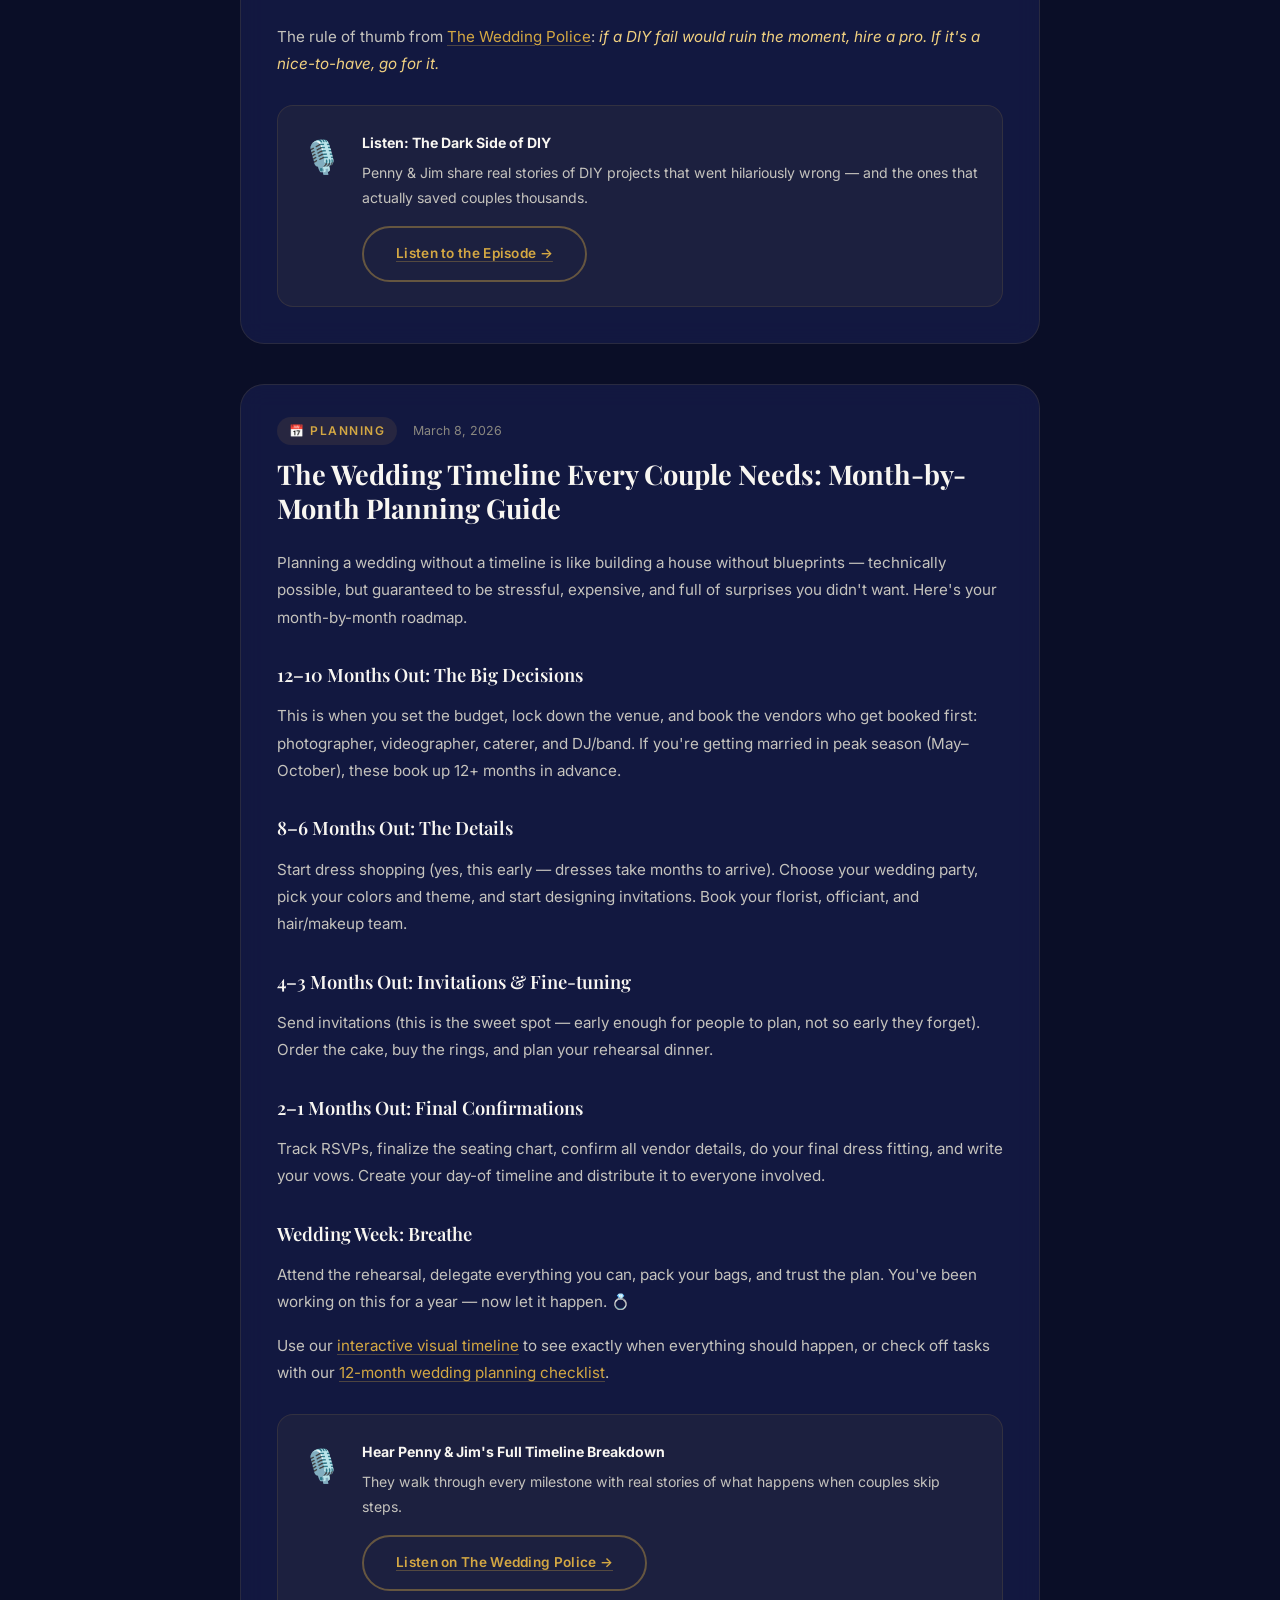
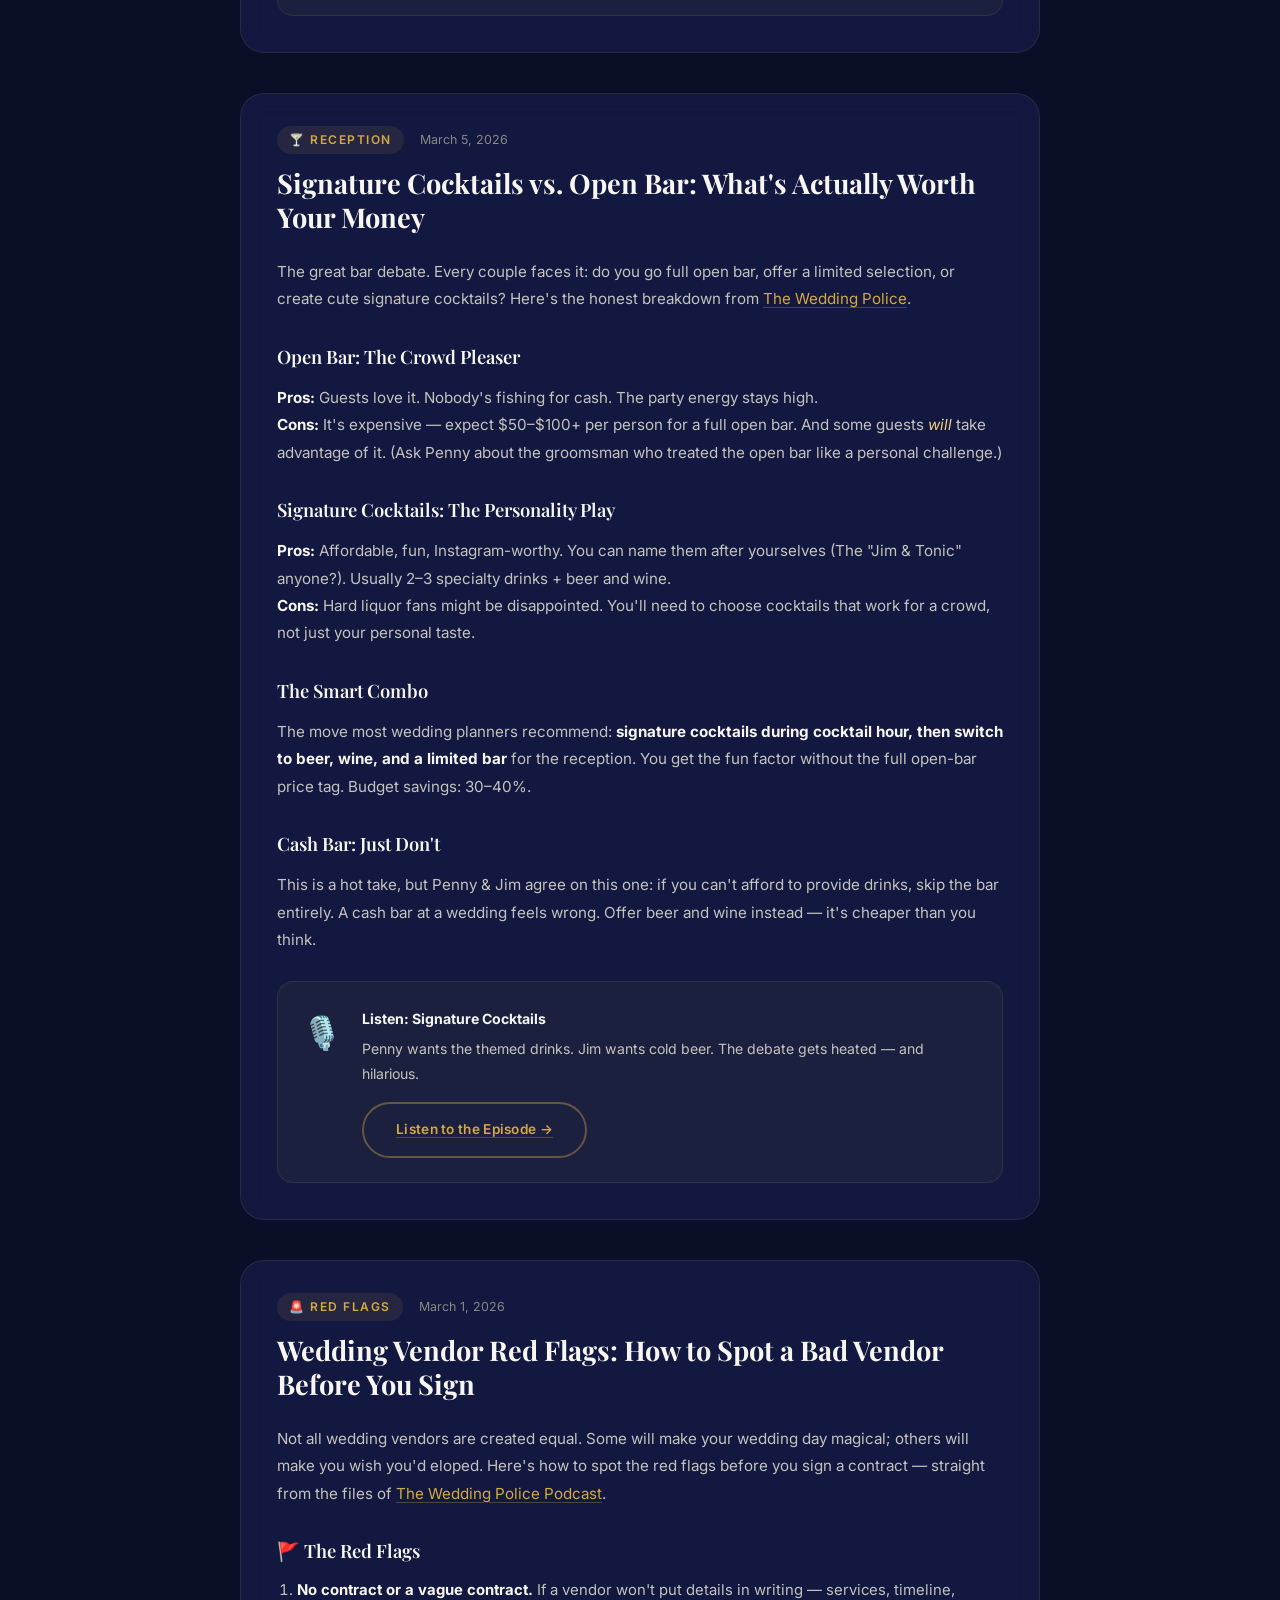
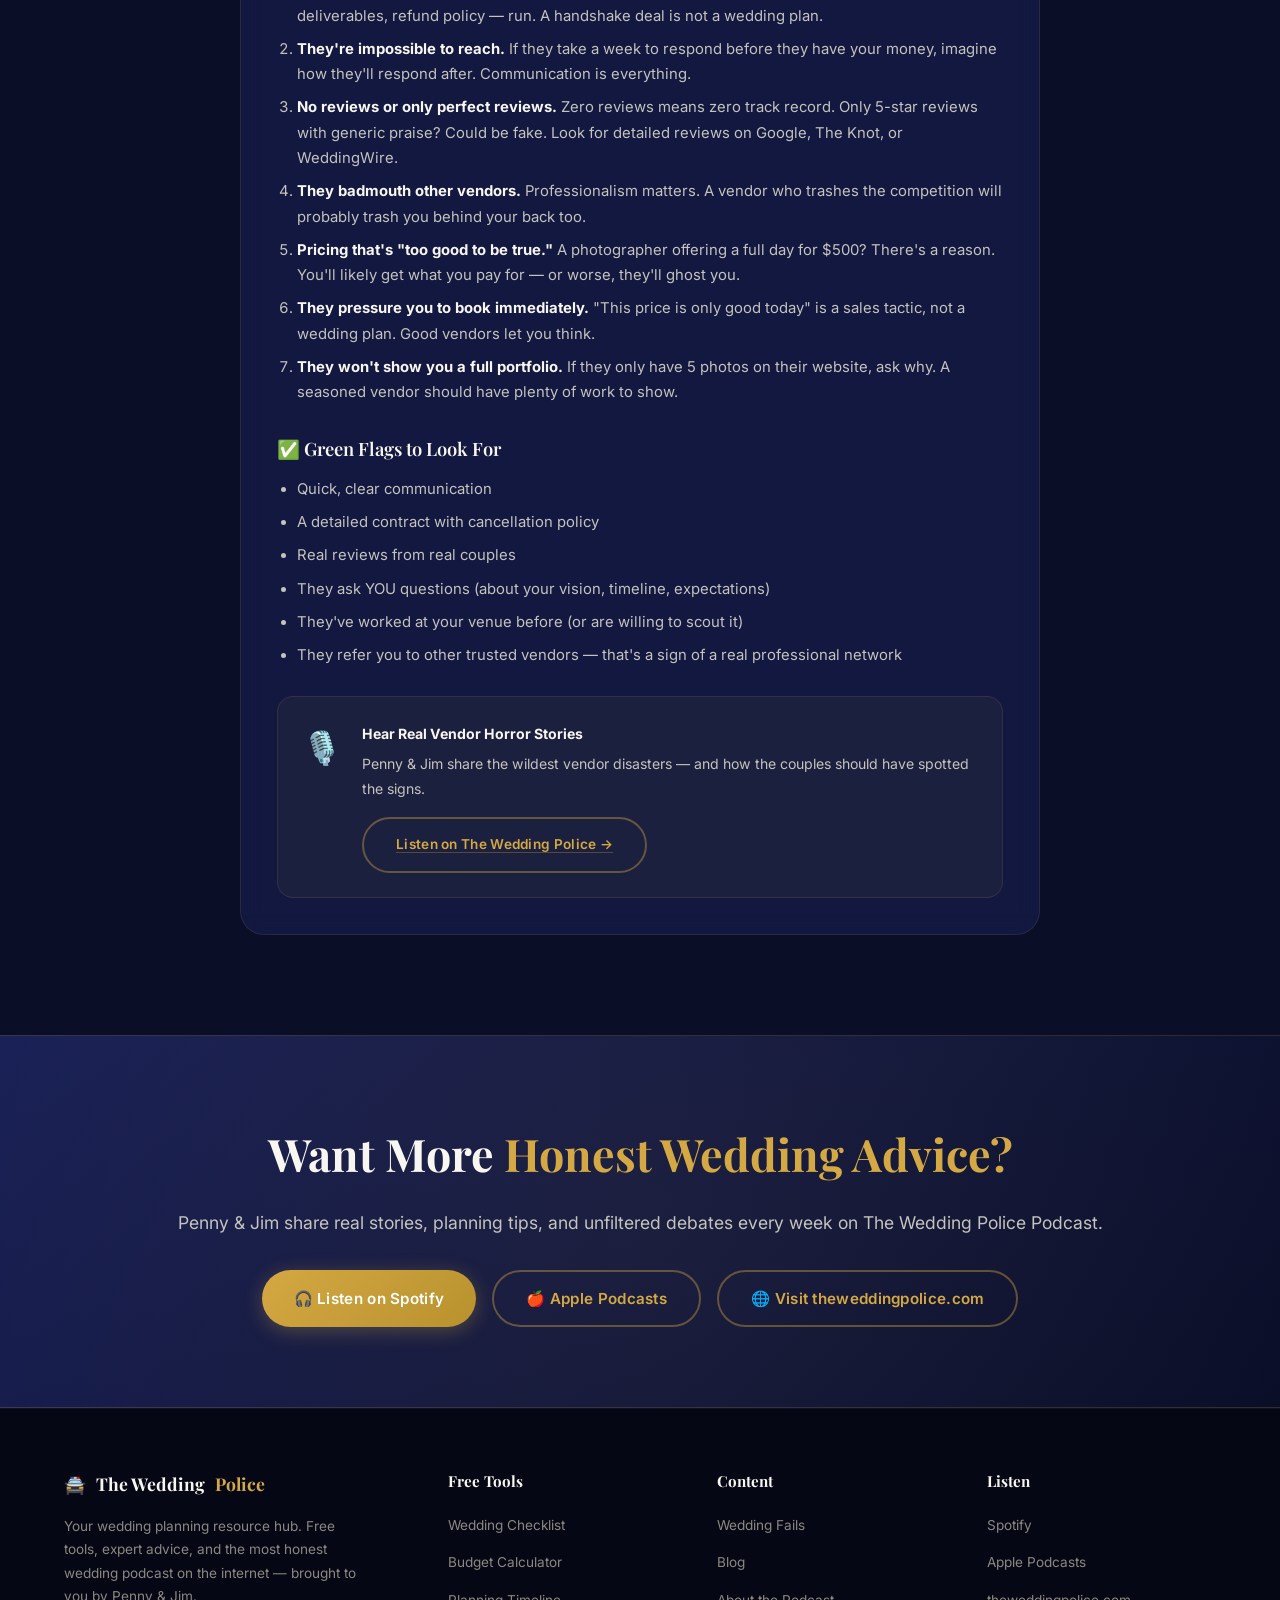
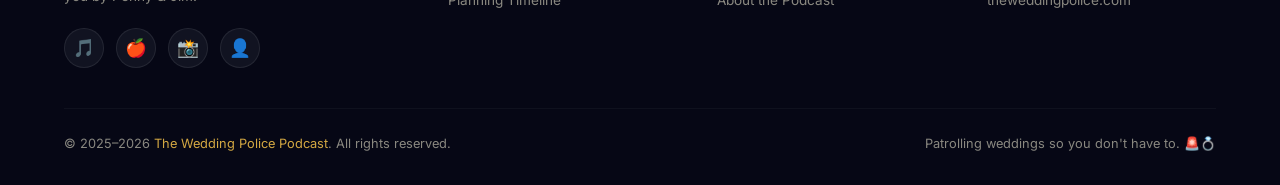
<file: blog.html>
<!DOCTYPE html>
<html lang="en">
<head>
  <meta charset="UTF-8">
  <meta name="viewport" content="width=device-width, initial-scale=1.0">
  <title>Wedding Tips & Advice Blog | The Wedding Police Podcast</title>
  <meta name="description" content="Expert wedding planning tips, bridal advice, and honest guides from The Wedding Police Podcast. Budget hacks, speech tips, gown shopping advice, and more.">
  <meta name="keywords" content="wedding tips, wedding planning advice, wedding budget tips, bridal gown shopping, wedding speech tips, DIY wedding, wedding podcast blog">

  <!-- Open Graph -->
  <meta property="og:title" content="Wedding Tips & Advice Blog | The Wedding Police Podcast">
  <meta property="og:description" content="Expert wedding planning tips and honest advice from Penny & Jim on The Wedding Police Podcast.">
  <meta property="og:type" content="website">
  <meta property="og:url" content="https://pennyhasproblems.com/blog.html">

  <!-- Twitter Card -->
  <meta name="twitter:card" content="summary_large_image">
  <meta name="twitter:title" content="Wedding Tips Blog | The Wedding Police Podcast">
  <meta name="twitter:description" content="Expert wedding planning tips and honest advice from The Wedding Police Podcast.">

  <!-- Fonts -->
  <link rel="preconnect" href="https://fonts.googleapis.com">
  <link rel="preconnect" href="https://fonts.gstatic.com" crossorigin>
  <link href="https://fonts.googleapis.com/css2?family=Inter:wght@400;500;600;700&family=Playfair+Display:wght@600;700;800&display=swap" rel="stylesheet">

  <link rel="canonical" href="https://pennyhasproblems.com/blog.html">
  <link rel="stylesheet" href="styles.css">

  <!-- Structured Data -->
  <script type="application/ld+json">
  {
    "@context": "https://schema.org",
    "@type": "Blog",
    "name": "The Wedding Police Blog",
    "url": "https://pennyhasproblems.com/blog.html",
    "description": "Wedding planning tips, bridal advice, and honest guides from The Wedding Police Podcast.",
    "publisher": {
      "@type": "Organization",
      "name": "The Wedding Police Podcast",
      "url": "https://theweddingpolice.com"
    },
    "blogPost": [
      {
        "@type": "BlogPosting",
        "headline": "The Ultimate Wedding Budget Breakdown: Where Every Dollar Should Go",
        "author": {"@type": "Person", "name": "Penny & Jim"},
        "datePublished": "2026-03-20"
      },
      {
        "@type": "BlogPosting",
        "headline": "How to Write a Wedding Speech That Doesn't Make Everyone Cringe",
        "author": {"@type": "Person", "name": "Penny & Jim"},
        "datePublished": "2026-03-18"
      },
      {
        "@type": "BlogPosting",
        "headline": "Bridal Gown Shopping: 10 Mistakes Brides Make at the Salon",
        "author": {"@type": "Person", "name": "Penny & Jim"},
        "datePublished": "2026-03-15"
      },
      {
        "@type": "BlogPosting",
        "headline": "DIY Wedding Décor: What Actually Works (And What's a Disaster Waiting to Happen)",
        "author": {"@type": "Person", "name": "Penny & Jim"},
        "datePublished": "2026-03-12"
      },
      {
        "@type": "BlogPosting",
        "headline": "The Wedding Timeline Every Couple Needs: Month-by-Month Planning Guide",
        "author": {"@type": "Person", "name": "Penny & Jim"},
        "datePublished": "2026-03-08"
      },
      {
        "@type": "BlogPosting",
        "headline": "Signature Cocktails vs. Open Bar: What's Actually Worth Your Money",
        "author": {"@type": "Person", "name": "Penny & Jim"},
        "datePublished": "2026-03-05"
      },
      {
        "@type": "BlogPosting",
        "headline": "Wedding Vendor Red Flags: How to Spot a Bad Vendor Before You Sign",
        "author": {"@type": "Person", "name": "Penny & Jim"},
        "datePublished": "2026-03-01"
      }
    ]
  }
  </script>
</head>
<body>

  <!-- Background Effects -->
  <div class="bg-gradient"></div>
  <div class="floating-badge floating-badge-1"></div>
  <div class="floating-badge floating-badge-2"></div>

  <!-- ===== NAVIGATION ===== -->
  <nav class="navbar scrolled" id="navbar">
    <div class="nav-inner">
      <a href="index.html" class="nav-logo">
        <span class="badge-icon">🚔</span>
        The Wedding <span>Police</span>
      </a>
      <ul class="nav-links" id="navLinks">
        <li><a href="index.html#budget">Budget</a></li>
        <li><a href="index.html#checklist">Checklist</a></li>
        <li><a href="index.html#timeline">Timeline</a></li>
        <li><a href="index.html#stories">Stories</a></li>
        <li><a href="#">Blog</a></li>
        <li><a href="https://theweddingpolice.com" target="_blank" rel="noopener" class="btn btn-primary nav-cta">Listen Now 🎧</a></li>
      </ul>
      <button class="mobile-toggle" id="mobileToggle" aria-label="Toggle menu">
        <span></span><span></span><span></span>
      </button>
    </div>
  </nav>

  <!-- ===== BLOG HERO ===== -->
  <section class="section" style="padding-top: 140px; padding-bottom: 60px;">
    <div class="container">
      <div style="text-align: center; max-width: 700px; margin: 0 auto;">
        <div class="section-label">The Wedding Police Blog</div>
        <h1 class="section-title" style="font-size: clamp(2.4rem, 5vw, 3.8rem);">Wedding Tips & <span class="gold-text">Expert Advice</span></h1>
        <p class="section-subtitle" style="margin: 0 auto;">Honest, unfiltered wedding planning advice from <a href="https://theweddingpolice.com" target="_blank" rel="noopener">Penny & Jim</a>. No fluff. No sugar-coating. Just real tips that actually help.</p>
      </div>
    </div>
  </section>

  <!-- ===== BLOG POSTS ===== -->
  <section class="section" style="padding-top: 0;">
    <div class="container">
      <div class="blog-grid">

        <!-- POST 1 -->
        <article class="blog-post reveal" id="budget-breakdown">
          <div class="blog-post-header">
            <div class="blog-post-meta">
              <span class="blog-tag">💰 Budgeting</span>
              <span class="blog-date">March 20, 2026</span>
            </div>
            <h2 class="blog-post-title">The Ultimate Wedding Budget Breakdown: Where Every Dollar Should Go</h2>
          </div>
          <div class="blog-post-body">
            <p>If there's one question every engaged couple asks, it's: <strong>"How much should we spend on _____?"</strong> The answer depends on your total budget, but the percentages stay surprisingly consistent whether you're working with $15K or $75K.</p>

            <h3>The Recommended Breakdown</h3>
            <p>Based on industry data and what Penny & Jim have seen work for real couples on <a href="https://theweddingpolice.com" target="_blank" rel="noopener">The Wedding Police Podcast</a>, here's where your money should go:</p>

            <ul>
              <li><strong>Venue & Catering (40–50%):</strong> This is always the biggest chunk. If your venue includes catering, you're looking at nearly half your budget here. Don't be shocked — be prepared.</li>
              <li><strong>Photography & Videography (10–15%):</strong> This is not the place to cut corners. Your photos are the only thing that lasts after the wedding. As Penny says, <em>"You'll forget the appetizers. You won't forget bad photos."</em></li>
              <li><strong>Music & Entertainment (8–10%):</strong> A great DJ or band makes the party. A bad one empties the dance floor. Budget accordingly.</li>
              <li><strong>Flowers & Décor (8–10%):</strong> Centerpieces, bouquets, ceremony arch — it adds up fast. Consider seasonal flowers to save money without sacrificing the look.</li>
              <li><strong>Attire (5–8%):</strong> Wedding dress, suit, alterations, accessories, shoes. Start shopping early so you're not panic-buying.</li>
              <li><strong>Miscellaneous & Buffer (5–10%):</strong> This is the money you'll be glad you set aside. Tips, last-minute additions, things you forgot — it always happens.</li>
            </ul>

            <h3>The #1 Budget Mistake</h3>
            <p>Not padding your budget. Most couples go 10–20% over their original number. Build that cushion in from day one. Use our <a href="index.html#budget">free budget calculator</a> to get a personalized breakdown based on your total.</p>

            <div class="blog-podcast-cta">
              <div class="blog-podcast-icon">🎙️</div>
              <div>
                <p><strong>Hear more on The Wedding Police Podcast</strong></p>
                <p>Penny & Jim do a deep-dive on wedding budgeting — including the category most couples overspend on.</p>
                <a href="https://theweddingpolice.com" target="_blank" rel="noopener" class="btn btn-outline" style="margin-top: 12px; font-size: 0.85rem;">Listen to the Episode →</a>
              </div>
            </div>
          </div>
        </article>

        <!-- POST 2 -->
        <article class="blog-post reveal" id="wedding-speech">
          <div class="blog-post-header">
            <div class="blog-post-meta">
              <span class="blog-tag">🎤 Speeches</span>
              <span class="blog-date">March 18, 2026</span>
            </div>
            <h2 class="blog-post-title">How to Write a Wedding Speech That Doesn't Make Everyone Cringe</h2>
          </div>
          <div class="blog-post-body">
            <p>Wedding speeches are a minefield. Go too long and people zone out. Try to be funny and you might offend the entire in-law table. Wing it and you'll wish you hadn't. Here's how to actually nail it.</p>

            <h3>The 3-Minute Rule</h3>
            <p>Your speech should be <strong>3 minutes or less</strong>. That's roughly 400 words. Nobody has ever complained that a wedding speech was too short. Plenty have complained about speeches that went 15 minutes. Don't be that person.</p>

            <h3>The Winning Formula</h3>
            <ol>
              <li><strong>Open with who you are</strong> and your relationship to the couple (quick — 1 sentence)</li>
              <li><strong>Tell one specific story</strong> that shows who the bride/groom really is (not generic praise — a real moment)</li>
              <li><strong>Say something genuine about the partner</strong> — what you see in them, why they're a great match</li>
              <li><strong>Toast to the couple</strong> — raise your glass, keep it simple, sit down like a legend</li>
            </ol>

            <h3>What NOT to Do</h3>
            <ul>
              <li>❌ Don't mention exes. Ever. Not even as a "joke."</li>
              <li>❌ Don't use inside jokes nobody else gets</li>
              <li>❌ Don't read off your phone the entire time — use notes but make eye contact</li>
              <li>❌ Don't drink too much before your speech</li>
              <li>❌ Don't start with "Webster's Dictionary defines love as…"</li>
            </ul>

            <p>Jim says the best speeches feel like a conversation, not a performance. Penny disagrees — she wants tears. The truth is somewhere in between.</p>

            <div class="blog-podcast-cta">
              <div class="blog-podcast-icon">🎙️</div>
              <div>
                <p><strong>Listen: Wedding Speeches and Toasts</strong></p>
                <p>Penny & Jim break down the best and worst speeches they've ever heard — including one that got a standing ovation and one that caused a family feud.</p>
                <a href="https://theweddingpolice.com" target="_blank" rel="noopener" class="btn btn-outline" style="margin-top: 12px; font-size: 0.85rem;">Listen to the Episode →</a>
              </div>
            </div>
          </div>
        </article>

        <!-- POST 3 -->
        <article class="blog-post reveal" id="gown-shopping">
          <div class="blog-post-header">
            <div class="blog-post-meta">
              <span class="blog-tag">👗 Bridal</span>
              <span class="blog-date">March 15, 2026</span>
            </div>
            <h2 class="blog-post-title">Bridal Gown Shopping: 10 Mistakes Brides Make at the Salon</h2>
          </div>
          <div class="blog-post-body">
            <p>Gown shopping should be exciting, but for too many brides it becomes stressful, overwhelming, and way over budget. Here are the 10 most common mistakes — and how to avoid every single one.</p>

            <ol>
              <li><strong>Bringing too many people.</strong> Cap it at 3. More voices = more confusion. Everyone has an opinion, and they'll all disagree. As Penny says on <a href="https://theweddingpolice.com" target="_blank" rel="noopener">The Wedding Police Podcast</a>: <em>"Bring your ride-or-die, not the entire group chat."</em></li>
              <li><strong>Not setting a budget with the stylist.</strong> Tell them your max BEFORE you start trying on dresses. Don't fall in love with a $8,000 gown when your budget is $3,000.</li>
              <li><strong>Starting too late.</strong> Most dresses take 4–6 months to arrive, then need alterations. Start 8–10 months before your wedding.</li>
              <li><strong>Only shopping in your "comfort zone" style.</strong> Try at least one dress that's completely different from what you imagined. You might surprise yourself.</li>
              <li><strong>Forgetting about alterations costs.</strong> Budget an extra $300–$800 for alterations. It's not optional — every dress needs tweaking.</li>
              <li><strong>Wearing the wrong undergarments.</strong> Wear nude, seamless underwear and a strapless bra. Or go braless if you're comfortable — most gowns have built-in support.</li>
              <li><strong>Making a same-day decision under pressure.</strong> If a salon pressures you to buy on the spot, that's a red flag. Sleep on it.</li>
              <li><strong>Ignoring the dress code of your venue.</strong> A cathedral ball gown at a beach wedding? Think about where you're actually getting married.</li>
              <li><strong>Not considering the season.</strong> Long sleeves in July? Strapless in December? Think comfort, not just looks.</li>
              <li><strong>Scrolling Pinterest TOO much.</strong> A little inspiration is great. But if you walk in with 200 saved dresses, you'll be paralyzed by choice.</li>
            </ol>

            <div class="blog-podcast-cta">
              <div class="blog-podcast-icon">🎙️</div>
              <div>
                <p><strong>Listen: Bridal Gown Shopping</strong></p>
                <p>Penny & Jim patrol the bridal salon with advice on when to start, who to bring, and the biggest gown shopping fails.</p>
                <a href="https://theweddingpolice.com" target="_blank" rel="noopener" class="btn btn-outline" style="margin-top: 12px; font-size: 0.85rem;">Listen to the Episode →</a>
              </div>
            </div>
          </div>
        </article>

        <!-- POST 4 -->
        <article class="blog-post reveal" id="diy-wedding">
          <div class="blog-post-header">
            <div class="blog-post-meta">
              <span class="blog-tag">🔨 DIY</span>
              <span class="blog-date">March 12, 2026</span>
            </div>
            <h2 class="blog-post-title">DIY Wedding Décor: What Actually Works (And What's a Disaster Waiting to Happen)</h2>
          </div>
          <div class="blog-post-body">
            <p>DIY wedding projects can save you thousands — or cost you your sanity. The key is knowing which projects are worth your time and which ones to leave to the professionals.</p>

            <h3>✅ Great DIY Projects</h3>
            <ul>
              <li><strong>Welcome signs & table numbers:</strong> A simple calligraphy sign on acrylic or wood looks expensive but costs under $30 to make.</li>
              <li><strong>Favors:</strong> Homemade cookies, hot sauce, candles — personal, affordable, and guests actually keep them.</li>
              <li><strong>Photo displays:</strong> A string of polaroids or framed engagement photos makes great décor with zero crafting skill needed.</li>
              <li><strong>Ceremony programs:</strong> Design them in Canva, print at home or at a copy shop. Easy and cheap.</li>
              <li><strong>Playlist curation:</strong> If you're skipping the DJ for a smaller wedding, a well-curated Spotify playlist is free and totally doable.</li>
            </ul>

            <h3>❌ DIY Disasters Waiting to Happen</h3>
            <ul>
              <li><strong>The wedding cake:</strong> Unless you're a professional baker, don't. One bad fondant experience and you'll wish you'd just ordered from a bakery.</li>
              <li><strong>Fresh flower arrangements:</strong> Flowers wilt. Timing is everything. Floral design is harder than YouTube makes it look.</li>
              <li><strong>Alterations:</strong> Do not hem your own wedding dress. Just don't.</li>
              <li><strong>Hair & makeup:</strong> Your wedding is not the day to experiment with a YouTube tutorial.</li>
            </ul>

            <p>The rule of thumb from <a href="https://theweddingpolice.com" target="_blank" rel="noopener">The Wedding Police</a>: <em>if a DIY fail would ruin the moment, hire a pro. If it's a nice-to-have, go for it.</em></p>

            <div class="blog-podcast-cta">
              <div class="blog-podcast-icon">🎙️</div>
              <div>
                <p><strong>Listen: The Dark Side of DIY</strong></p>
                <p>Penny & Jim share real stories of DIY projects that went hilariously wrong — and the ones that actually saved couples thousands.</p>
                <a href="https://theweddingpolice.com" target="_blank" rel="noopener" class="btn btn-outline" style="margin-top: 12px; font-size: 0.85rem;">Listen to the Episode →</a>
              </div>
            </div>
          </div>
        </article>

        <!-- POST 5 -->
        <article class="blog-post reveal" id="wedding-timeline">
          <div class="blog-post-header">
            <div class="blog-post-meta">
              <span class="blog-tag">📅 Planning</span>
              <span class="blog-date">March 8, 2026</span>
            </div>
            <h2 class="blog-post-title">The Wedding Timeline Every Couple Needs: Month-by-Month Planning Guide</h2>
          </div>
          <div class="blog-post-body">
            <p>Planning a wedding without a timeline is like building a house without blueprints — technically possible, but guaranteed to be stressful, expensive, and full of surprises you didn't want. Here's your month-by-month roadmap.</p>

            <h3>12–10 Months Out: The Big Decisions</h3>
            <p>This is when you set the budget, lock down the venue, and book the vendors who get booked first: photographer, videographer, caterer, and DJ/band. If you're getting married in peak season (May–October), these book up 12+ months in advance.</p>

            <h3>8–6 Months Out: The Details</h3>
            <p>Start dress shopping (yes, this early — dresses take months to arrive). Choose your wedding party, pick your colors and theme, and start designing invitations. Book your florist, officiant, and hair/makeup team.</p>

            <h3>4–3 Months Out: Invitations & Fine-tuning</h3>
            <p>Send invitations (this is the sweet spot — early enough for people to plan, not so early they forget). Order the cake, buy the rings, and plan your rehearsal dinner.</p>

            <h3>2–1 Months Out: Final Confirmations</h3>
            <p>Track RSVPs, finalize the seating chart, confirm all vendor details, do your final dress fitting, and write your vows. Create your day-of timeline and distribute it to everyone involved.</p>

            <h3>Wedding Week: Breathe</h3>
            <p>Attend the rehearsal, delegate everything you can, pack your bags, and trust the plan. You've been working on this for a year — now let it happen. 💍</p>

            <p>Use our <a href="index.html#timeline">interactive visual timeline</a> to see exactly when everything should happen, or check off tasks with our <a href="index.html#checklist">12-month wedding planning checklist</a>.</p>

            <div class="blog-podcast-cta">
              <div class="blog-podcast-icon">🎙️</div>
              <div>
                <p><strong>Hear Penny & Jim's Full Timeline Breakdown</strong></p>
                <p>They walk through every milestone with real stories of what happens when couples skip steps.</p>
                <a href="https://theweddingpolice.com" target="_blank" rel="noopener" class="btn btn-outline" style="margin-top: 12px; font-size: 0.85rem;">Listen on The Wedding Police →</a>
              </div>
            </div>
          </div>
        </article>

        <!-- POST 6 -->
        <article class="blog-post reveal" id="signature-cocktails">
          <div class="blog-post-header">
            <div class="blog-post-meta">
              <span class="blog-tag">🍸 Reception</span>
              <span class="blog-date">March 5, 2026</span>
            </div>
            <h2 class="blog-post-title">Signature Cocktails vs. Open Bar: What's Actually Worth Your Money</h2>
          </div>
          <div class="blog-post-body">
            <p>The great bar debate. Every couple faces it: do you go full open bar, offer a limited selection, or create cute signature cocktails? Here's the honest breakdown from <a href="https://theweddingpolice.com" target="_blank" rel="noopener">The Wedding Police</a>.</p>

            <h3>Open Bar: The Crowd Pleaser</h3>
            <p><strong>Pros:</strong> Guests love it. Nobody's fishing for cash. The party energy stays high. <br><strong>Cons:</strong> It's expensive — expect $50–$100+ per person for a full open bar. And some guests <em>will</em> take advantage of it. (Ask Penny about the groomsman who treated the open bar like a personal challenge.)</p>

            <h3>Signature Cocktails: The Personality Play</h3>
            <p><strong>Pros:</strong> Affordable, fun, Instagram-worthy. You can name them after yourselves (The "Jim & Tonic" anyone?). Usually 2–3 specialty drinks + beer and wine. <br><strong>Cons:</strong> Hard liquor fans might be disappointed. You'll need to choose cocktails that work for a crowd, not just your personal taste.</p>

            <h3>The Smart Combo</h3>
            <p>The move most wedding planners recommend: <strong>signature cocktails during cocktail hour, then switch to beer, wine, and a limited bar</strong> for the reception. You get the fun factor without the full open-bar price tag. Budget savings: 30–40%.</p>

            <h3>Cash Bar: Just Don't</h3>
            <p>This is a hot take, but Penny & Jim agree on this one: if you can't afford to provide drinks, skip the bar entirely. A cash bar at a wedding feels wrong. Offer beer and wine instead — it's cheaper than you think.</p>

            <div class="blog-podcast-cta">
              <div class="blog-podcast-icon">🎙️</div>
              <div>
                <p><strong>Listen: Signature Cocktails</strong></p>
                <p>Penny wants the themed drinks. Jim wants cold beer. The debate gets heated — and hilarious.</p>
                <a href="https://theweddingpolice.com" target="_blank" rel="noopener" class="btn btn-outline" style="margin-top: 12px; font-size: 0.85rem;">Listen to the Episode →</a>
              </div>
            </div>
          </div>
        </article>

        <!-- POST 7 -->
        <article class="blog-post reveal" id="vendor-red-flags">
          <div class="blog-post-header">
            <div class="blog-post-meta">
              <span class="blog-tag">🚨 Red Flags</span>
              <span class="blog-date">March 1, 2026</span>
            </div>
            <h2 class="blog-post-title">Wedding Vendor Red Flags: How to Spot a Bad Vendor Before You Sign</h2>
          </div>
          <div class="blog-post-body">
            <p>Not all wedding vendors are created equal. Some will make your wedding day magical; others will make you wish you'd eloped. Here's how to spot the red flags before you sign a contract — straight from the files of <a href="https://theweddingpolice.com" target="_blank" rel="noopener">The Wedding Police Podcast</a>.</p>

            <h3>🚩 The Red Flags</h3>
            <ol>
              <li><strong>No contract or a vague contract.</strong> If a vendor won't put details in writing — services, timeline, deliverables, refund policy — run. A handshake deal is not a wedding plan.</li>
              <li><strong>They're impossible to reach.</strong> If they take a week to respond before they have your money, imagine how they'll respond after. Communication is everything.</li>
              <li><strong>No reviews or only perfect reviews.</strong> Zero reviews means zero track record. Only 5-star reviews with generic praise? Could be fake. Look for detailed reviews on Google, The Knot, or WeddingWire.</li>
              <li><strong>They badmouth other vendors.</strong> Professionalism matters. A vendor who trashes the competition will probably trash you behind your back too.</li>
              <li><strong>Pricing that's "too good to be true."</strong> A photographer offering a full day for $500? There's a reason. You'll likely get what you pay for — or worse, they'll ghost you.</li>
              <li><strong>They pressure you to book immediately.</strong> "This price is only good today" is a sales tactic, not a wedding plan. Good vendors let you think.</li>
              <li><strong>They won't show you a full portfolio.</strong> If they only have 5 photos on their website, ask why. A seasoned vendor should have plenty of work to show.</li>
            </ol>

            <h3>✅ Green Flags to Look For</h3>
            <ul>
              <li>Quick, clear communication</li>
              <li>A detailed contract with cancellation policy</li>
              <li>Real reviews from real couples</li>
              <li>They ask YOU questions (about your vision, timeline, expectations)</li>
              <li>They've worked at your venue before (or are willing to scout it)</li>
              <li>They refer you to other trusted vendors — that's a sign of a real professional network</li>
            </ul>

            <div class="blog-podcast-cta">
              <div class="blog-podcast-icon">🎙️</div>
              <div>
                <p><strong>Hear Real Vendor Horror Stories</strong></p>
                <p>Penny & Jim share the wildest vendor disasters — and how the couples should have spotted the signs.</p>
                <a href="https://theweddingpolice.com" target="_blank" rel="noopener" class="btn btn-outline" style="margin-top: 12px; font-size: 0.85rem;">Listen on The Wedding Police →</a>
              </div>
            </div>
          </div>
        </article>

      </div>
    </div>
  </section>

  <!-- ===== CTA BANNER ===== -->
  <section class="cta-banner">
    <div class="container reveal">
      <h2>Want More <span class="gold-text">Honest Wedding Advice?</span></h2>
      <p>Penny & Jim share real stories, planning tips, and unfiltered debates every week on The Wedding Police Podcast.</p>
      <div class="cta-actions">
        <a href="https://open.spotify.com/show/00XbQ3oSRLm3CeETc8bwdl?si=3c8f1c12da294a24" target="_blank" rel="noopener" class="btn btn-primary">🎧 Listen on Spotify</a>
        <a href="https://podcasts.apple.com/us/podcast/the-wedding-police/id1875631808" target="_blank" rel="noopener" class="btn btn-outline">🍎 Apple Podcasts</a>
        <a href="https://theweddingpolice.com" target="_blank" rel="noopener" class="btn btn-outline">🌐 Visit theweddingpolice.com</a>
      </div>
    </div>
  </section>

  <!-- ===== FOOTER ===== -->
  <footer class="footer">
    <div class="container">
      <div class="footer-grid">
        <div class="footer-brand">
          <div class="footer-logo">
            <span>🚔</span> The Wedding <span>Police</span>
          </div>
          <p class="footer-desc">Your wedding planning resource hub. Free tools, expert advice, and the most honest wedding podcast on the internet — brought to you by Penny & Jim.</p>
          <div class="footer-socials">
            <a href="https://open.spotify.com/show/00XbQ3oSRLm3CeETc8bwdl?si=3c8f1c12da294a24" target="_blank" rel="noopener" class="social-link" aria-label="Spotify">🎵</a>
            <a href="https://podcasts.apple.com/us/podcast/the-wedding-police/id1875631808" target="_blank" rel="noopener" class="social-link" aria-label="Apple Podcasts">🍎</a>
            <a href="https://www.instagram.com/theweddingpolicepodcast/" target="_blank" rel="noopener" class="social-link" aria-label="Instagram">📸</a>
            <a href="https://www.facebook.com/profile.php?id=61586443233812" target="_blank" rel="noopener" class="social-link" aria-label="Facebook">👤</a>
          </div>
        </div>
        <div class="footer-col">
          <h4>Free Tools</h4>
          <ul class="footer-links">
            <li><a href="index.html#checklist">Wedding Checklist</a></li>
            <li><a href="index.html#budget">Budget Calculator</a></li>
            <li><a href="index.html#timeline">Planning Timeline</a></li>
          </ul>
        </div>
        <div class="footer-col">
          <h4>Content</h4>
          <ul class="footer-links">
            <li><a href="index.html#stories">Wedding Fails</a></li>
            <li><a href="#">Blog</a></li>
            <li><a href="index.html#about">About the Podcast</a></li>
          </ul>
        </div>
        <div class="footer-col">
          <h4>Listen</h4>
          <ul class="footer-links">
            <li><a href="https://open.spotify.com/show/00XbQ3oSRLm3CeETc8bwdl?si=3c8f1c12da294a24" target="_blank" rel="noopener">Spotify</a></li>
            <li><a href="https://podcasts.apple.com/us/podcast/the-wedding-police/id1875631808" target="_blank" rel="noopener">Apple Podcasts</a></li>
            <li><a href="https://theweddingpolice.com" target="_blank" rel="noopener">theweddingpolice.com</a></li>
          </ul>
        </div>
      </div>
      <div class="footer-bottom">
        <p class="footer-copy">© 2025–2026 <a href="https://theweddingpolice.com" target="_blank" rel="noopener">The Wedding Police Podcast</a>. All rights reserved.</p>
        <p class="footer-tagline">Patrolling weddings so you don't have to. 🚨💍</p>
      </div>
    </div>
  </footer>

  <script>
    // Mobile menu
    document.getElementById('mobileToggle').addEventListener('click', function() {
      this.classList.toggle('open');
      document.getElementById('navLinks').classList.toggle('open');
    });
    document.querySelectorAll('#navLinks a').forEach(link => {
      link.addEventListener('click', () => {
        document.getElementById('mobileToggle').classList.remove('open');
        document.getElementById('navLinks').classList.remove('open');
      });
    });
    // Scroll reveal
    const reveals = document.querySelectorAll('.reveal');
    const observer = new IntersectionObserver((entries) => {
      entries.forEach(entry => {
        if (entry.isIntersecting) entry.target.classList.add('visible');
      });
    }, { threshold: 0.05, rootMargin: '0px 0px -30px 0px' });
    reveals.forEach(el => observer.observe(el));
  </script>
</body>
</html>
</file>
<file: styles.css>
/* ===== DESIGN TOKENS ===== */
:root {
  --navy: #0a0e27;
  --navy-light: #131842;
  --navy-mid: #1a2156;
  --gold: #d4a843;
  --gold-light: #f0d080;
  --gold-dark: #b8922e;
  --white: #f8f6f1;
  --white-pure: #ffffff;
  --gray-light: #c5c3bd;
  --gray: #8a8880;
  --red-accent: #c0392b;
  --red-light: #e74c3c;
  --glass-bg: rgba(19, 24, 66, 0.6);
  --glass-border: rgba(212, 168, 67, 0.18);
  --card-bg: rgba(26, 33, 86, 0.55);
  --card-border: rgba(212, 168, 67, 0.12);
  --shadow-lg: 0 20px 60px rgba(0, 0, 0, 0.4);
  --shadow-md: 0 8px 32px rgba(0, 0, 0, 0.3);
  --shadow-glow: 0 0 30px rgba(212, 168, 67, 0.15);
  --radius-sm: 8px;
  --radius-md: 16px;
  --radius-lg: 24px;
  --radius-xl: 32px;
  --font-display: 'Playfair Display', Georgia, serif;
  --font-body: 'Inter', -apple-system, sans-serif;
  --transition: 0.3s cubic-bezier(0.4, 0, 0.2, 1);
  --transition-slow: 0.6s cubic-bezier(0.4, 0, 0.2, 1);
}

/* ===== RESET & BASE ===== */
*, *::before, *::after {
  margin: 0;
  padding: 0;
  box-sizing: border-box;
}

html {
  scroll-behavior: smooth;
  font-size: 16px;
}

body {
  font-family: var(--font-body);
  background: var(--navy);
  color: var(--white);
  line-height: 1.7;
  overflow-x: hidden;
  -webkit-font-smoothing: antialiased;
}

img { max-width: 100%; display: block; }
a { color: var(--gold); text-decoration: none; transition: var(--transition); }
a:hover { color: var(--gold-light); }
button { cursor: pointer; font-family: var(--font-body); }

/* ===== UTILITY ===== */
.container {
  max-width: 1200px;
  margin: 0 auto;
  padding: 0 24px;
}

.section {
  padding: 100px 0;
  position: relative;
}

.section-label {
  display: inline-flex;
  align-items: center;
  gap: 8px;
  font-size: 0.75rem;
  letter-spacing: 3px;
  text-transform: uppercase;
  color: var(--gold);
  font-weight: 600;
  margin-bottom: 16px;
}

.section-label::before {
  content: '';
  width: 24px;
  height: 2px;
  background: var(--gold);
}

.section-title {
  font-family: var(--font-display);
  font-size: clamp(2rem, 5vw, 3.2rem);
  font-weight: 700;
  line-height: 1.15;
  margin-bottom: 20px;
  color: var(--white);
}

.section-subtitle {
  font-size: 1.1rem;
  color: var(--gray-light);
  max-width: 600px;
  line-height: 1.7;
}

.gold-text { color: var(--gold); }

.btn {
  display: inline-flex;
  align-items: center;
  gap: 10px;
  padding: 14px 32px;
  border-radius: 50px;
  font-weight: 600;
  font-size: 0.95rem;
  letter-spacing: 0.3px;
  transition: var(--transition);
  border: none;
  position: relative;
  overflow: hidden;
}

.btn-primary {
  background: linear-gradient(135deg, var(--gold), var(--gold-dark));
  color: var(--white-pure);
  box-shadow: 0 4px 20px rgba(212, 168, 67, 0.3);
}

.btn-primary:hover {
  transform: translateY(-2px);
  box-shadow: 0 8px 30px rgba(212, 168, 67, 0.45);
  color: var(--white-pure);
}

.btn-outline {
  background: transparent;
  color: var(--gold);
  border: 2px solid rgba(212, 168, 67, 0.4);
}

.btn-outline:hover {
  background: rgba(212, 168, 67, 0.1);
  border-color: var(--gold);
  color: var(--gold-light);
  transform: translateY(-2px);
}

/* ===== SCROLL REVEAL ===== */
.reveal {
  opacity: 0;
  transform: translateY(40px);
  transition: opacity 0.8s cubic-bezier(0.4, 0, 0.2, 1), transform 0.8s cubic-bezier(0.4, 0, 0.2, 1);
}

.reveal.visible {
  opacity: 1;
  transform: translateY(0);
}

.reveal-delay-1 { transition-delay: 0.1s; }
.reveal-delay-2 { transition-delay: 0.2s; }
.reveal-delay-3 { transition-delay: 0.3s; }
.reveal-delay-4 { transition-delay: 0.4s; }

/* ===== BACKGROUND EFFECTS ===== */
.bg-gradient {
  position: fixed;
  top: 0; left: 0;
  width: 100%; height: 100%;
  z-index: -1;
  background: 
    radial-gradient(ellipse 80% 50% at 20% 20%, rgba(212, 168, 67, 0.04), transparent),
    radial-gradient(ellipse 60% 40% at 80% 80%, rgba(192, 57, 43, 0.03), transparent),
    var(--navy);
}

.floating-badge {
  position: fixed;
  border-radius: 50%;
  opacity: 0.03;
  pointer-events: none;
  z-index: -1;
}

.floating-badge-1 {
  width: 400px; height: 400px;
  background: var(--gold);
  top: 10%; right: -100px;
  animation: float 20s ease-in-out infinite;
}

.floating-badge-2 {
  width: 300px; height: 300px;
  background: var(--red-accent);
  bottom: 20%; left: -80px;
  animation: float 25s ease-in-out infinite reverse;
}

@keyframes float {
  0%, 100% { transform: translate(0, 0) rotate(0deg); }
  33% { transform: translate(30px, -30px) rotate(5deg); }
  66% { transform: translate(-20px, 20px) rotate(-3deg); }
}

/* ===== NAVIGATION ===== */
.navbar {
  position: fixed;
  top: 0; left: 0;
  width: 100%;
  z-index: 1000;
  padding: 20px 0;
  transition: var(--transition);
}

.navbar.scrolled {
  background: rgba(10, 14, 39, 0.92);
  backdrop-filter: blur(20px);
  -webkit-backdrop-filter: blur(20px);
  padding: 12px 0;
  border-bottom: 1px solid var(--glass-border);
}

.nav-inner {
  display: flex;
  align-items: center;
  justify-content: space-between;
  max-width: 1200px;
  margin: 0 auto;
  padding: 0 24px;
}

.nav-logo {
  display: flex;
  align-items: center;
  gap: 10px;
  font-family: var(--font-display);
  font-size: 1.2rem;
  font-weight: 700;
  color: var(--white);
}

.nav-logo .badge-icon {
  font-size: 1.5rem;
}

.nav-logo span {
  color: var(--gold);
}

.nav-links {
  display: flex;
  align-items: center;
  gap: 32px;
  list-style: none;
}

.nav-links a {
  color: var(--gray-light);
  font-size: 0.9rem;
  font-weight: 500;
  letter-spacing: 0.3px;
  position: relative;
}

.nav-links a::after {
  content: '';
  position: absolute;
  bottom: -4px;
  left: 0;
  width: 0;
  height: 2px;
  background: var(--gold);
  transition: var(--transition);
}

.nav-links a:hover { color: var(--gold); }
.nav-links a:hover::after { width: 100%; }

.nav-cta {
  padding: 10px 24px !important;
  font-size: 0.85rem !important;
  background: var(--navy) !important;
  border: 2px solid var(--gold) !important;
  color: var(--white-pure) !important;
  box-shadow: 0 0 12px rgba(212, 168, 67, 0.2) !important;
}

.nav-cta:hover {
  background: var(--gold) !important;
  color: var(--navy) !important;
}

.mobile-toggle {
  display: none;
  flex-direction: column;
  gap: 5px;
  background: none;
  border: none;
  cursor: pointer;
  padding: 8px;
}

.mobile-toggle span {
  width: 24px;
  height: 2px;
  background: var(--white);
  transition: var(--transition);
}

/* ===== HERO ===== */
.hero {
  min-height: 100vh;
  display: flex;
  align-items: center;
  padding-top: 100px;
  position: relative;
  overflow: hidden;
}

.hero-grid {
  display: grid;
  grid-template-columns: 1.1fr 0.9fr;
  gap: 60px;
  align-items: center;
}

.hero-badge {
  display: inline-flex;
  align-items: center;
  gap: 8px;
  background: rgba(212, 168, 67, 0.1);
  border: 1px solid rgba(212, 168, 67, 0.2);
  border-radius: 50px;
  padding: 8px 20px;
  font-size: 0.8rem;
  color: var(--gold);
  font-weight: 500;
  letter-spacing: 0.5px;
  margin-bottom: 24px;
  animation: pulse-glow 3s ease-in-out infinite;
}

@keyframes pulse-glow {
  0%, 100% { box-shadow: 0 0 0 0 rgba(212, 168, 67, 0.1); }
  50% { box-shadow: 0 0 20px 4px rgba(212, 168, 67, 0.08); }
}

.hero-title {
  font-family: var(--font-display);
  font-size: clamp(2.8rem, 6vw, 4.5rem);
  font-weight: 800;
  line-height: 1.08;
  margin-bottom: 24px;
  letter-spacing: -1px;
}

.hero-title .line { display: block; }
.hero-title .gold-underline {
  position: relative;
  color: var(--gold);
}

.hero-title .gold-underline::after {
  content: '';
  position: absolute;
  bottom: 4px; left: 0;
  width: 100%; height: 6px;
  background: rgba(212, 168, 67, 0.2);
  border-radius: 3px;
}

.hero-description {
  font-size: 1.15rem;
  color: var(--gray-light);
  line-height: 1.8;
  margin-bottom: 36px;
  max-width: 520px;
}

.hero-actions {
  display: flex;
  gap: 16px;
  flex-wrap: wrap;
  margin-bottom: 48px;
}

.hero-stats {
  display: flex;
  gap: 40px;
}

.hero-stat {
  text-align: left;
}

.hero-stat-number {
  font-family: var(--font-display);
  font-size: 1.8rem;
  font-weight: 700;
  color: var(--gold);
}

.hero-stat-label {
  font-size: 0.8rem;
  color: var(--gray);
  text-transform: uppercase;
  letter-spacing: 1.5px;
  margin-top: 2px;
}

.hero-visual {
  position: relative;
  display: flex;
  justify-content: center;
  align-items: center;
}

.hero-card {
  background: var(--glass-bg);
  backdrop-filter: blur(20px);
  -webkit-backdrop-filter: blur(20px);
  border: 1px solid var(--glass-border);
  border-radius: var(--radius-lg);
  padding: 40px;
  box-shadow: var(--shadow-lg);
  position: relative;
  width: 100%;
  max-width: 440px;
}

.hero-card-header {
  display: flex;
  align-items: center;
  gap: 12px;
  margin-bottom: 24px;
}

.hero-card-badge {
  width: 48px; height: 48px;
  background: linear-gradient(135deg, var(--gold), var(--gold-dark));
  border-radius: 50%;
  display: flex;
  align-items: center;
  justify-content: center;
  font-size: 1.4rem;
}

.hero-card-title {
  font-family: var(--font-display);
  font-size: 1.2rem;
  font-weight: 600;
}

.hero-card-sub {
  font-size: 0.8rem;
  color: var(--gray);
}

.hero-episode-list {
  list-style: none;
  display: flex;
  flex-direction: column;
  gap: 12px;
}

.hero-episode-item {
  display: flex;
  align-items: center;
  gap: 14px;
  padding: 14px 16px;
  background: rgba(255, 255, 255, 0.03);
  border-radius: var(--radius-sm);
  border: 1px solid rgba(255, 255, 255, 0.04);
  transition: var(--transition);
}

.hero-episode-item:hover {
  background: rgba(212, 168, 67, 0.06);
  border-color: rgba(212, 168, 67, 0.15);
}

.episode-icon {
  width: 36px; height: 36px;
  background: rgba(212, 168, 67, 0.12);
  border-radius: 50%;
  display: flex;
  align-items: center;
  justify-content: center;
  font-size: 0.9rem;
  flex-shrink: 0;
}

.episode-info {
  flex: 1;
}

.episode-name {
  font-size: 0.88rem;
  font-weight: 500;
}

.episode-meta {
  font-size: 0.75rem;
  color: var(--gray);
}

.hero-glow {
  position: absolute;
  width: 300px; height: 300px;
  background: radial-gradient(circle, rgba(212, 168, 67, 0.12), transparent 70%);
  border-radius: 50%;
  top: 50%; left: 50%;
  transform: translate(-50%, -50%);
  z-index: -1;
  animation: glow-pulse 4s ease-in-out infinite;
}

@keyframes glow-pulse {
  0%, 100% { opacity: 0.6; transform: translate(-50%, -50%) scale(1); }
  50% { opacity: 1; transform: translate(-50%, -50%) scale(1.1); }
}

/* ===== FEATURES GRID (Checklist, Budget, Timeline, etc.) ===== */
.features {
  background: linear-gradient(180deg, var(--navy), var(--navy-light));
}

.features-header {
  text-align: center;
  margin-bottom: 64px;
}

.features-header .section-subtitle {
  margin: 0 auto;
}

.features-grid {
  display: grid;
  grid-template-columns: repeat(3, 1fr);
  gap: 24px;
}

.feature-card {
  background: var(--card-bg);
  backdrop-filter: blur(12px);
  -webkit-backdrop-filter: blur(12px);
  border: 1px solid var(--card-border);
  border-radius: var(--radius-md);
  padding: 36px 28px;
  transition: var(--transition);
  position: relative;
  overflow: hidden;
}

.feature-card::before {
  content: '';
  position: absolute;
  top: 0; left: 0;
  width: 100%; height: 3px;
  background: linear-gradient(90deg, transparent, var(--gold), transparent);
  opacity: 0;
  transition: var(--transition);
}

.feature-card:hover {
  transform: translateY(-6px);
  border-color: rgba(212, 168, 67, 0.25);
  box-shadow: var(--shadow-glow);
}

.feature-card:hover::before { opacity: 1; }

.feature-icon {
  width: 56px; height: 56px;
  background: rgba(212, 168, 67, 0.1);
  border-radius: var(--radius-sm);
  display: flex;
  align-items: center;
  justify-content: center;
  font-size: 1.5rem;
  margin-bottom: 20px;
}

.feature-card h3 {
  font-family: var(--font-display);
  font-size: 1.2rem;
  font-weight: 600;
  margin-bottom: 12px;
}

.feature-card p {
  font-size: 0.92rem;
  color: var(--gray-light);
  line-height: 1.65;
  margin-bottom: 16px;
}

.feature-link {
  font-size: 0.85rem;
  font-weight: 600;
  display: inline-flex;
  align-items: center;
  gap: 6px;
}

.feature-link:hover { gap: 10px; }

/* ===== CHECKLIST SECTION ===== */
.checklist-section {
  background: var(--navy-light);
}

.checklist-layout {
  display: grid;
  grid-template-columns: 1fr 1.2fr;
  gap: 60px;
  align-items: start;
}

.checklist-info {
  position: sticky;
  top: 120px;
}

.checklist-info .section-subtitle {
  margin-bottom: 28px;
}

.checklist-progress {
  margin-top: 28px;
  background: rgba(255, 255, 255, 0.05);
  border-radius: var(--radius-md);
  padding: 24px;
  border: 1px solid rgba(255, 255, 255, 0.06);
}

.progress-header {
  display: flex;
  justify-content: space-between;
  align-items: center;
  margin-bottom: 12px;
}

.progress-label {
  font-size: 0.85rem;
  font-weight: 500;
}

.progress-count {
  font-size: 0.85rem;
  color: var(--gold);
  font-weight: 600;
}

.progress-bar {
  height: 8px;
  background: rgba(255, 255, 255, 0.08);
  border-radius: 4px;
  overflow: hidden;
}

.progress-fill {
  height: 100%;
  background: linear-gradient(90deg, var(--gold), var(--gold-light));
  border-radius: 4px;
  transition: width 0.5s ease;
  width: 0%;
}

.checklist-container {
  display: flex;
  flex-direction: column;
  gap: 16px;
}

.checklist-month {
  background: var(--card-bg);
  backdrop-filter: blur(12px);
  border: 1px solid var(--card-border);
  border-radius: var(--radius-md);
  overflow: hidden;
  transition: var(--transition);
}

.checklist-month:hover {
  border-color: rgba(212, 168, 67, 0.2);
}

.month-header {
  display: flex;
  align-items: center;
  justify-content: space-between;
  padding: 18px 24px;
  cursor: pointer;
  transition: var(--transition);
}

.month-header:hover {
  background: rgba(212, 168, 67, 0.04);
}

.month-title {
  display: flex;
  align-items: center;
  gap: 12px;
  font-weight: 600;
  font-size: 0.95rem;
}

.month-icon {
  font-size: 1.2rem;
}

.month-count {
  font-size: 0.75rem;
  color: var(--gray);
  background: rgba(255, 255, 255, 0.05);
  padding: 2px 10px;
  border-radius: 20px;
}

.month-toggle {
  font-size: 1.2rem;
  color: var(--gray);
  transition: var(--transition);
}

.checklist-month.open .month-toggle {
  transform: rotate(180deg);
}

.month-tasks {
  display: none;
  padding: 0 24px 18px;
}

.checklist-month.open .month-tasks {
  display: block;
}

.task-item {
  display: flex;
  align-items: flex-start;
  gap: 12px;
  padding: 10px 0;
  border-top: 1px solid rgba(255, 255, 255, 0.04);
}

.task-checkbox {
  appearance: none;
  -webkit-appearance: none;
  width: 20px; height: 20px;
  border: 2px solid rgba(212, 168, 67, 0.3);
  border-radius: 4px;
  cursor: pointer;
  flex-shrink: 0;
  margin-top: 2px;
  transition: var(--transition);
  position: relative;
}

.task-checkbox:checked {
  background: var(--gold);
  border-color: var(--gold);
}

.task-checkbox:checked::after {
  content: '✓';
  position: absolute;
  top: 50%; left: 50%;
  transform: translate(-50%, -50%);
  color: var(--navy);
  font-size: 0.7rem;
  font-weight: 700;
}

.task-label {
  font-size: 0.9rem;
  color: var(--gray-light);
  cursor: pointer;
  transition: var(--transition);
}

.task-item.completed .task-label {
  text-decoration: line-through;
  color: var(--gray);
}

/* ===== BUDGET CALCULATOR ===== */
.budget-section {
  background: linear-gradient(180deg, var(--navy-light), var(--navy));
}

.budget-layout {
  display: grid;
  grid-template-columns: 1fr 1fr;
  gap: 48px;
  align-items: start;
}

.budget-input-card {
  background: var(--card-bg);
  backdrop-filter: blur(12px);
  border: 1px solid var(--card-border);
  border-radius: var(--radius-lg);
  padding: 40px;
}

.budget-input-group {
  margin-bottom: 28px;
}

.budget-label {
  display: block;
  font-size: 0.85rem;
  font-weight: 500;
  color: var(--gray-light);
  margin-bottom: 8px;
  letter-spacing: 0.3px;
}

.budget-input {
  width: 100%;
  background: rgba(255, 255, 255, 0.05);
  border: 2px solid rgba(255, 255, 255, 0.08);
  border-radius: var(--radius-sm);
  padding: 16px 20px;
  font-size: 1.8rem;
  font-family: var(--font-display);
  font-weight: 700;
  color: var(--gold);
  text-align: center;
  transition: var(--transition);
}

.budget-input:focus {
  outline: none;
  border-color: rgba(212, 168, 67, 0.4);
  background: rgba(212, 168, 67, 0.05);
}

.budget-input::placeholder {
  color: var(--gray);
  font-size: 1.2rem;
}

.budget-presets {
  display: flex;
  gap: 8px;
  flex-wrap: wrap;
  margin-top: 12px;
}

.preset-btn {
  padding: 8px 16px;
  background: rgba(255, 255, 255, 0.05);
  border: 1px solid rgba(255, 255, 255, 0.08);
  border-radius: 50px;
  color: var(--gray-light);
  font-size: 0.8rem;
  font-weight: 500;
  transition: var(--transition);
}

.preset-btn:hover, .preset-btn.active {
  background: rgba(212, 168, 67, 0.15);
  border-color: rgba(212, 168, 67, 0.3);
  color: var(--gold);
}

.budget-results {
  background: var(--card-bg);
  backdrop-filter: blur(12px);
  border: 1px solid var(--card-border);
  border-radius: var(--radius-lg);
  padding: 40px;
}

.budget-results h3 {
  font-family: var(--font-display);
  font-size: 1.3rem;
  margin-bottom: 24px;
}

.budget-breakdown {
  display: flex;
  flex-direction: column;
  gap: 16px;
}

.budget-item {
  display: flex;
  align-items: center;
  gap: 16px;
}

.budget-item-icon {
  width: 40px; height: 40px;
  border-radius: 10px;
  display: flex;
  align-items: center;
  justify-content: center;
  font-size: 1.1rem;
  flex-shrink: 0;
}

.budget-item-info {
  flex: 1;
}

.budget-item-row {
  display: flex;
  justify-content: space-between;
  align-items: center;
  margin-bottom: 6px;
}

.budget-item-name {
  font-size: 0.88rem;
  font-weight: 500;
}

.budget-item-amount {
  font-size: 0.88rem;
  font-weight: 600;
  color: var(--gold);
}

.budget-item-bar {
  height: 6px;
  background: rgba(255, 255, 255, 0.06);
  border-radius: 3px;
  overflow: hidden;
}

.budget-item-fill {
  height: 100%;
  border-radius: 3px;
  transition: width 0.8s ease;
}

.budget-cta {
  margin-top: 28px;
  padding-top: 20px;
  border-top: 1px solid rgba(255, 255, 255, 0.06);
  text-align: center;
}

.budget-cta p {
  font-size: 0.85rem;
  color: var(--gray);
  margin-bottom: 12px;
}

/* ===== TIMELINE ===== */
.timeline-section {
  background: var(--navy);
  overflow: hidden;
}

.timeline-header {
  text-align: center;
  margin-bottom: 64px;
}

.timeline-header .section-subtitle {
  margin: 0 auto;
}

.timeline-wrapper {
  position: relative;
  max-width: 800px;
  margin: 0 auto;
}

.timeline-line {
  position: absolute;
  left: 50%;
  top: 0;
  bottom: 0;
  width: 2px;
  background: linear-gradient(180deg, var(--gold), rgba(212, 168, 67, 0.1));
  transform: translateX(-50%);
}

.timeline-item {
  display: flex;
  align-items: flex-start;
  margin-bottom: 40px;
  position: relative;
}

.timeline-item:nth-child(odd) {
  flex-direction: row;
  padding-right: calc(50% + 40px);
  text-align: right;
}

.timeline-item:nth-child(even) {
  flex-direction: row-reverse;
  padding-left: calc(50% + 40px);
  text-align: left;
}

.timeline-dot {
  position: absolute;
  left: 50%;
  transform: translateX(-50%);
  width: 16px; height: 16px;
  background: var(--gold);
  border-radius: 50%;
  border: 3px solid var(--navy);
  box-shadow: 0 0 0 4px rgba(212, 168, 67, 0.2);
  z-index: 2;
}

.timeline-content {
  background: var(--card-bg);
  backdrop-filter: blur(12px);
  border: 1px solid var(--card-border);
  border-radius: var(--radius-md);
  padding: 24px;
  transition: var(--transition);
}

.timeline-content:hover {
  border-color: rgba(212, 168, 67, 0.25);
  transform: translateY(-4px);
  box-shadow: var(--shadow-glow);
}

.timeline-month-label {
  font-size: 0.75rem;
  letter-spacing: 2px;
  text-transform: uppercase;
  color: var(--gold);
  font-weight: 600;
  margin-bottom: 8px;
}

.timeline-content h4 {
  font-family: var(--font-display);
  font-size: 1.05rem;
  margin-bottom: 8px;
}

.timeline-content p {
  font-size: 0.85rem;
  color: var(--gray-light);
  line-height: 1.6;
}

/* ===== WEDDING FAILS ===== */
.fails-section {
  background: linear-gradient(180deg, var(--navy), var(--navy-light));
}

.fails-header {
  text-align: center;
  margin-bottom: 64px;
}

.fails-header .section-subtitle {
  margin: 0 auto;
}

.fails-grid {
  display: grid;
  grid-template-columns: repeat(auto-fill, minmax(340px, 1fr));
  gap: 24px;
}

.fail-card {
  background: var(--card-bg);
  backdrop-filter: blur(12px);
  border: 1px solid var(--card-border);
  border-radius: var(--radius-md);
  overflow: hidden;
  transition: var(--transition);
  position: relative;
}

.fail-card:hover {
  transform: translateY(-6px);
  border-color: rgba(192, 57, 43, 0.3);
  box-shadow: 0 0 30px rgba(192, 57, 43, 0.1);
}

.fail-severity {
  position: absolute;
  top: 16px; right: 16px;
  display: flex;
  gap: 4px;
}

.fail-severity .siren {
  font-size: 0.9rem;
}

.fail-body {
  padding: 28px;
}

.fail-category {
  font-size: 0.7rem;
  letter-spacing: 2px;
  text-transform: uppercase;
  color: var(--red-light);
  font-weight: 600;
  margin-bottom: 10px;
}

.fail-card h3 {
  font-family: var(--font-display);
  font-size: 1.15rem;
  margin-bottom: 12px;
  line-height: 1.3;
}

.fail-card p {
  font-size: 0.9rem;
  color: var(--gray-light);
  line-height: 1.65;
  margin-bottom: 16px;
}

.fail-episode {
  display: inline-flex;
  align-items: center;
  gap: 8px;
  padding: 8px 16px;
  background: rgba(212, 168, 67, 0.08);
  border: 1px solid rgba(212, 168, 67, 0.15);
  border-radius: 50px;
  font-size: 0.78rem;
  color: var(--gold);
  font-weight: 500;
  transition: var(--transition);
}

.fail-episode:hover {
  background: rgba(212, 168, 67, 0.15);
  color: var(--gold-light);
}

/* ===== ARTICLES / BLOG ===== */
.articles-section {
  background: var(--navy-light);
}

.articles-header {
  text-align: center;
  margin-bottom: 64px;
}

.articles-header .section-subtitle {
  margin: 0 auto;
}

.articles-grid {
  display: grid;
  grid-template-columns: repeat(3, 1fr);
  gap: 24px;
}

.article-card {
  background: var(--card-bg);
  backdrop-filter: blur(12px);
  border: 1px solid var(--card-border);
  border-radius: var(--radius-md);
  overflow: hidden;
  transition: var(--transition);
  display: flex;
  flex-direction: column;
}

.article-card:hover {
  transform: translateY(-6px);
  border-color: rgba(212, 168, 67, 0.25);
  box-shadow: var(--shadow-glow);
}

.article-img {
  height: 180px;
  position: relative;
  overflow: hidden;
}

.article-img-placeholder {
  width: 100%; height: 100%;
  display: flex;
  align-items: center;
  justify-content: center;
  font-size: 3rem;
}

.article-body {
  padding: 28px;
  flex: 1;
  display: flex;
  flex-direction: column;
}

.article-tag {
  font-size: 0.7rem;
  letter-spacing: 2px;
  text-transform: uppercase;
  color: var(--gold);
  font-weight: 600;
  margin-bottom: 10px;
}

.article-card h3 {
  font-family: var(--font-display);
  font-size: 1.1rem;
  margin-bottom: 12px;
  line-height: 1.35;
}

.article-card p {
  font-size: 0.88rem;
  color: var(--gray-light);
  line-height: 1.6;
  margin-bottom: 20px;
  flex: 1;
}

.article-footer {
  display: flex;
  align-items: center;
  justify-content: space-between;
}

.article-listen {
  font-size: 0.82rem;
  font-weight: 600;
  display: inline-flex;
  align-items: center;
  gap: 6px;
}

.article-read-time {
  font-size: 0.75rem;
  color: var(--gray);
}

/* ===== ABOUT / CTA SECTION ===== */
.about-section {
  background: linear-gradient(180deg, var(--navy-light), var(--navy));
}

.about-layout {
  display: grid;
  grid-template-columns: 1fr 1fr;
  gap: 60px;
  align-items: center;
}

.about-content .section-subtitle {
  margin-bottom: 28px;
}

.about-hosts {
  display: flex;
  gap: 16px;
  margin-bottom: 28px;
}

.host-badge {
  display: flex;
  align-items: center;
  gap: 10px;
  background: rgba(255, 255, 255, 0.04);
  border: 1px solid rgba(255, 255, 255, 0.06);
  border-radius: 50px;
  padding: 8px 20px 8px 8px;
}

.host-avatar {
  width: 36px; height: 36px;
  background: linear-gradient(135deg, var(--gold), var(--gold-dark));
  border-radius: 50%;
  display: flex;
  align-items: center;
  justify-content: center;
  font-size: 0.9rem;
}

.host-name {
  font-size: 0.88rem;
  font-weight: 600;
}

.about-player {
  background: var(--card-bg);
  backdrop-filter: blur(12px);
  border: 1px solid var(--card-border);
  border-radius: var(--radius-lg);
  padding: 40px;
  text-align: center;
}

.about-player h3 {
  font-family: var(--font-display);
  font-size: 1.3rem;
  margin-bottom: 20px;
}

.about-player iframe {
  border-radius: var(--radius-md);
  width: 100%;
}

.listen-platforms {
  display: flex;
  gap: 12px;
  margin-top: 24px;
  justify-content: center;
}

.platform-link {
  display: flex;
  align-items: center;
  gap: 8px;
  padding: 12px 24px;
  background: rgba(255, 255, 255, 0.05);
  border: 1px solid rgba(255, 255, 255, 0.08);
  border-radius: 50px;
  font-size: 0.85rem;
  color: var(--gray-light);
  font-weight: 500;
  transition: var(--transition);
}

.platform-link:hover {
  background: rgba(212, 168, 67, 0.1);
  border-color: rgba(212, 168, 67, 0.3);
  color: var(--gold);
}

/* ===== BIG CTA BANNER ===== */
.cta-banner {
  background: linear-gradient(135deg, var(--navy-mid), var(--navy));
  border-top: 1px solid var(--glass-border);
  border-bottom: 1px solid var(--glass-border);
  text-align: center;
  padding: 80px 0;
  position: relative;
  overflow: hidden;
}

.cta-banner::before {
  content: '';
  position: absolute;
  top: -50%; left: -50%;
  width: 200%; height: 200%;
  background: radial-gradient(circle at center, rgba(212, 168, 67, 0.05), transparent 50%);
}

.cta-banner h2 {
  font-family: var(--font-display);
  font-size: clamp(1.8rem, 4vw, 2.8rem);
  margin-bottom: 16px;
  position: relative;
}

.cta-banner p {
  font-size: 1.1rem;
  color: var(--gray-light);
  margin-bottom: 32px;
  position: relative;
}

.cta-actions {
  display: flex;
  gap: 16px;
  justify-content: center;
  flex-wrap: wrap;
  position: relative;
}

/* ===== FOOTER ===== */
.footer {
  background: rgba(5, 7, 18, 0.8);
  border-top: 1px solid rgba(255, 255, 255, 0.04);
  padding: 60px 0 30px;
}

.footer-grid {
  display: grid;
  grid-template-columns: 1.5fr 1fr 1fr 1fr;
  gap: 40px;
  margin-bottom: 40px;
}

.footer-brand {
  max-width: 300px;
}

.footer-logo {
  display: flex;
  align-items: center;
  gap: 10px;
  font-family: var(--font-display);
  font-size: 1.1rem;
  font-weight: 700;
  color: var(--white);
  margin-bottom: 16px;
}

.footer-logo span { color: var(--gold); }

.footer-desc {
  font-size: 0.85rem;
  color: var(--gray);
  line-height: 1.7;
  margin-bottom: 20px;
}

.footer-socials {
  display: flex;
  gap: 12px;
}

.social-link {
  width: 40px; height: 40px;
  border-radius: 50%;
  background: rgba(255, 255, 255, 0.05);
  border: 1px solid rgba(255, 255, 255, 0.08);
  display: flex;
  align-items: center;
  justify-content: center;
  font-size: 1.1rem;
  transition: var(--transition);
}

.social-link:hover {
  background: rgba(212, 168, 67, 0.15);
  border-color: rgba(212, 168, 67, 0.3);
  transform: translateY(-3px);
}

.footer-col h4 {
  font-family: var(--font-display);
  font-size: 0.95rem;
  margin-bottom: 16px;
  color: var(--white);
}

.footer-links {
  list-style: none;
  display: flex;
  flex-direction: column;
  gap: 10px;
}

.footer-links a {
  font-size: 0.85rem;
  color: var(--gray);
  transition: var(--transition);
}

.footer-links a:hover {
  color: var(--gold);
  padding-left: 4px;
}

.footer-bottom {
  border-top: 1px solid rgba(255, 255, 255, 0.04);
  padding-top: 24px;
  display: flex;
  justify-content: space-between;
  align-items: center;
}

.footer-copy {
  font-size: 0.8rem;
  color: var(--gray);
}

.footer-tagline {
  font-size: 0.8rem;
  color: var(--gray);
}

/* ===== MOBILE RESPONSIVE ===== */
@media (max-width: 992px) {
  .hero-grid {
    grid-template-columns: 1fr;
    gap: 48px;
  }

  .hero-visual {
    order: -1;
  }

  .hero-card {
    max-width: 100%;
  }

  .features-grid {
    grid-template-columns: repeat(2, 1fr);
  }

  .checklist-layout,
  .budget-layout,
  .about-layout {
    grid-template-columns: 1fr;
    gap: 40px;
  }

  .checklist-info {
    position: static;
  }

  .articles-grid {
    grid-template-columns: repeat(2, 1fr);
  }

  .footer-grid {
    grid-template-columns: repeat(2, 1fr);
  }

  .timeline-item:nth-child(odd) {
    padding-right: 0;
    padding-left: 50px;
    text-align: left;
    flex-direction: row;
  }

  .timeline-item:nth-child(even) {
    padding-left: 50px;
    flex-direction: row;
  }

  .timeline-line {
    left: 16px;
  }

  .timeline-dot {
    left: 16px;
  }
}

@media (max-width: 768px) {
  .section {
    padding: 72px 0;
  }

  .nav-links {
    display: none;
    position: fixed;
    top: 0; left: 0;
    width: 100%; height: 100vh;
    background: rgba(10, 14, 39, 0.98);
    backdrop-filter: blur(20px);
    flex-direction: column;
    justify-content: center;
    gap: 32px;
    z-index: 999;
  }

  .nav-links.open { display: flex; }

  .nav-links a {
    font-size: 1.3rem;
  }

  .mobile-toggle {
    display: flex;
    z-index: 1001;
  }

  .mobile-toggle.open span:nth-child(1) {
    transform: rotate(45deg) translate(5px, 5px);
  }

  .mobile-toggle.open span:nth-child(2) {
    opacity: 0;
  }

  .mobile-toggle.open span:nth-child(3) {
    transform: rotate(-45deg) translate(5px, -5px);
  }

  .features-grid {
    grid-template-columns: 1fr;
  }

  .articles-grid {
    grid-template-columns: 1fr;
  }

  .fails-grid {
    grid-template-columns: 1fr;
  }

  .hero-stats {
    gap: 24px;
  }

  .hero-actions {
    flex-direction: column;
    align-items: flex-start;
  }

  .listen-platforms {
    flex-direction: column;
    align-items: center;
  }

  .footer-grid {
    grid-template-columns: 1fr;
    gap: 32px;
  }

  .footer-bottom {
    flex-direction: column;
    gap: 12px;
    text-align: center;
  }

  .cta-actions {
    flex-direction: column;
    align-items: center;
  }

  .about-hosts {
    flex-direction: column;
  }

  .budget-presets {
    justify-content: center;
  }
}

@media (max-width: 480px) {
  .container { padding: 0 16px; }
  .hero { padding-top: 80px; }
  .hero-card { padding: 24px; }
  .budget-input-card, .budget-results { padding: 24px; }
}

/* ===== BLOG PAGE ===== */
.blog-grid {
  display: flex;
  flex-direction: column;
  gap: 40px;
  max-width: 800px;
  margin: 0 auto;
}

.blog-post {
  background: var(--card-bg);
  backdrop-filter: blur(12px);
  -webkit-backdrop-filter: blur(12px);
  border: 1px solid var(--card-border);
  border-radius: var(--radius-lg);
  overflow: hidden;
  transition: var(--transition);
}

.blog-post:hover {
  border-color: rgba(212, 168, 67, 0.2);
  box-shadow: var(--shadow-glow);
}

.blog-post-header {
  padding: 32px 36px 0;
}

.blog-post-meta {
  display: flex;
  align-items: center;
  gap: 16px;
  margin-bottom: 12px;
}

.blog-tag {
  font-size: 0.75rem;
  letter-spacing: 1.5px;
  text-transform: uppercase;
  color: var(--gold);
  font-weight: 600;
  background: rgba(212, 168, 67, 0.1);
  padding: 4px 12px;
  border-radius: 20px;
}

.blog-date {
  font-size: 0.78rem;
  color: var(--gray);
}

.blog-post-title {
  font-family: var(--font-display);
  font-size: clamp(1.3rem, 3vw, 1.7rem);
  font-weight: 700;
  line-height: 1.25;
  color: var(--white);
}

.blog-post-body {
  padding: 24px 36px 36px;
}

.blog-post-body p {
  font-size: 0.95rem;
  color: var(--gray-light);
  line-height: 1.8;
  margin-bottom: 16px;
}

.blog-post-body h3 {
  font-family: var(--font-display);
  font-size: 1.15rem;
  font-weight: 600;
  color: var(--white);
  margin-top: 28px;
  margin-bottom: 12px;
}

.blog-post-body ul,
.blog-post-body ol {
  margin: 0 0 20px 20px;
  color: var(--gray-light);
}

.blog-post-body li {
  font-size: 0.93rem;
  line-height: 1.7;
  margin-bottom: 8px;
}

.blog-post-body strong {
  color: var(--white);
}

.blog-post-body em {
  color: var(--gold-light);
}

.blog-post-body a {
  color: var(--gold);
  text-decoration: underline;
  text-decoration-color: rgba(212, 168, 67, 0.3);
  text-underline-offset: 3px;
}

.blog-post-body a:hover {
  text-decoration-color: var(--gold);
}

.blog-podcast-cta {
  display: flex;
  gap: 20px;
  margin-top: 28px;
  padding: 24px;
  background: rgba(212, 168, 67, 0.05);
  border: 1px solid rgba(212, 168, 67, 0.12);
  border-radius: var(--radius-md);
}

.blog-podcast-icon {
  font-size: 2rem;
  flex-shrink: 0;
}

.blog-podcast-cta p {
  margin-bottom: 4px !important;
  font-size: 0.88rem !important;
}

.blog-podcast-cta p:first-child {
  color: var(--white) !important;
}

@media (max-width: 768px) {
  .blog-post-header { padding: 24px 20px 0; }
  .blog-post-body { padding: 16px 20px 24px; }
  .blog-podcast-cta { flex-direction: column; gap: 12px; }
}
</file>
